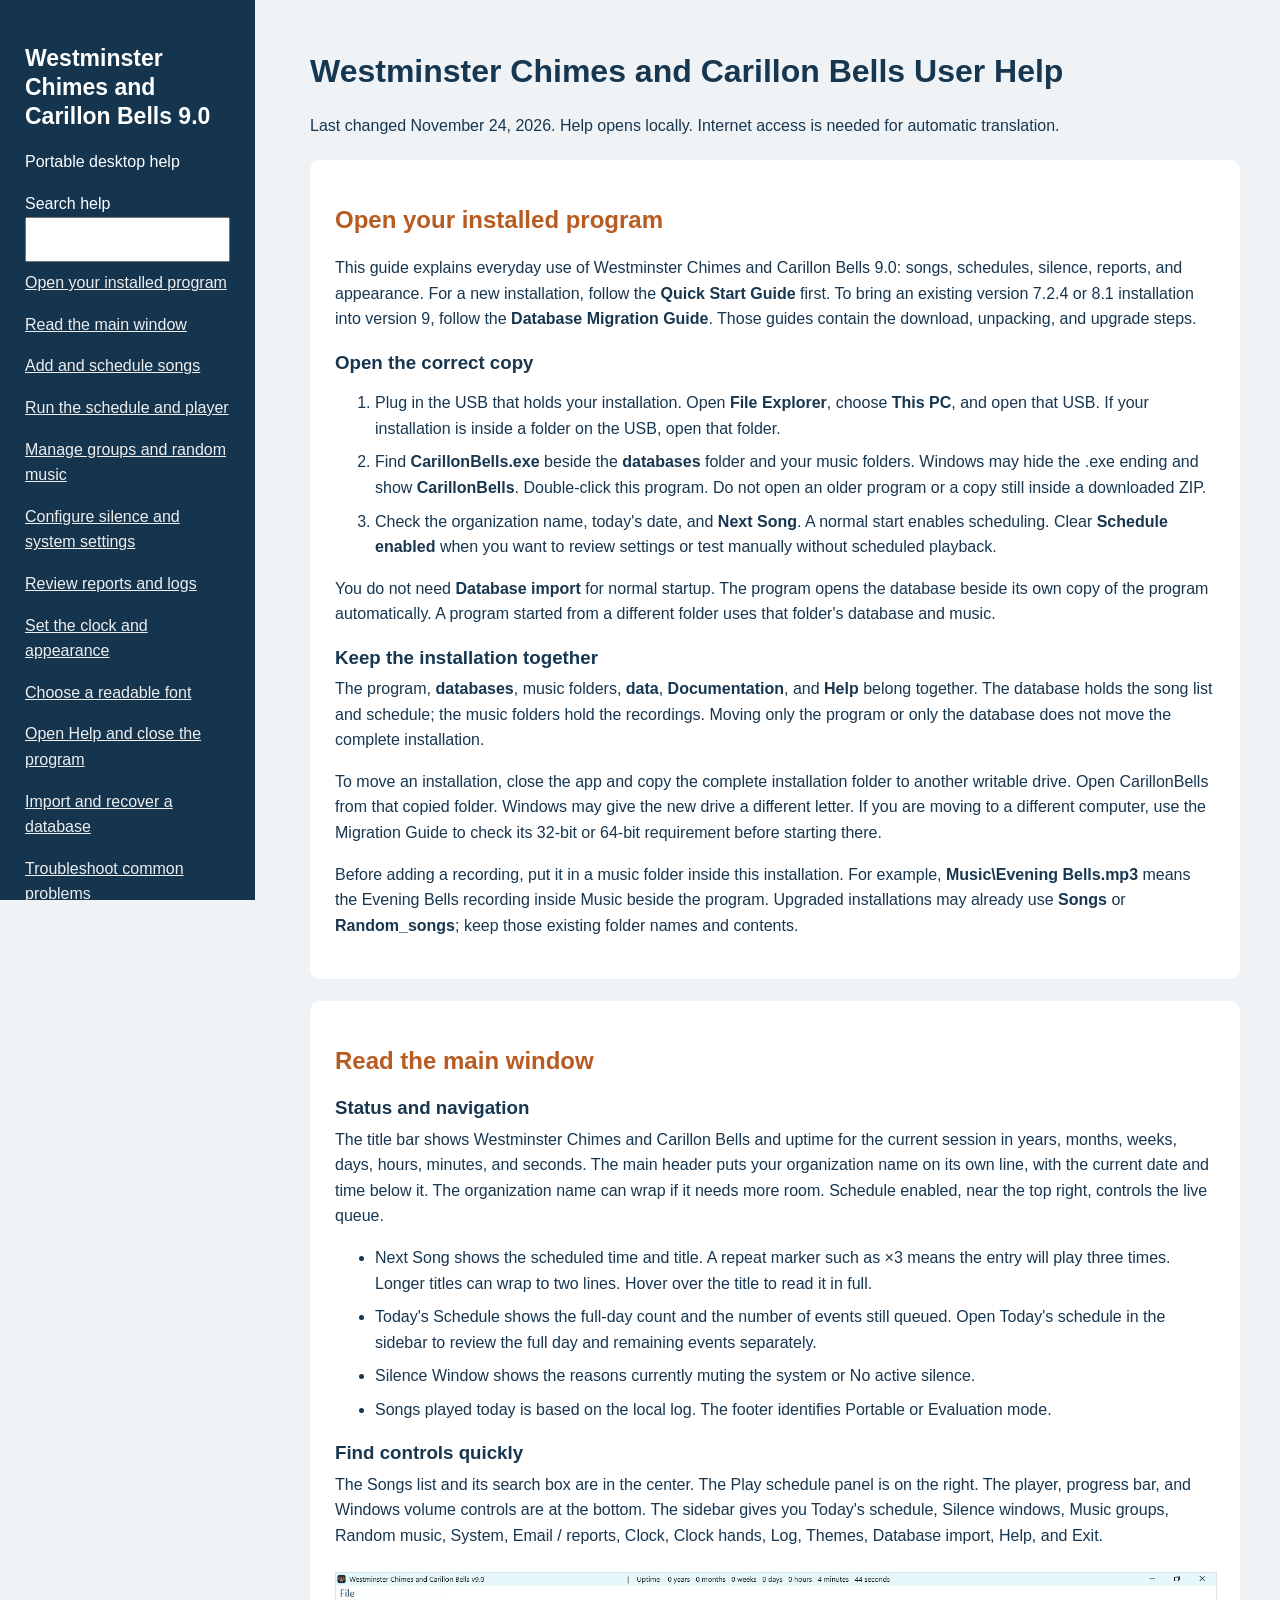
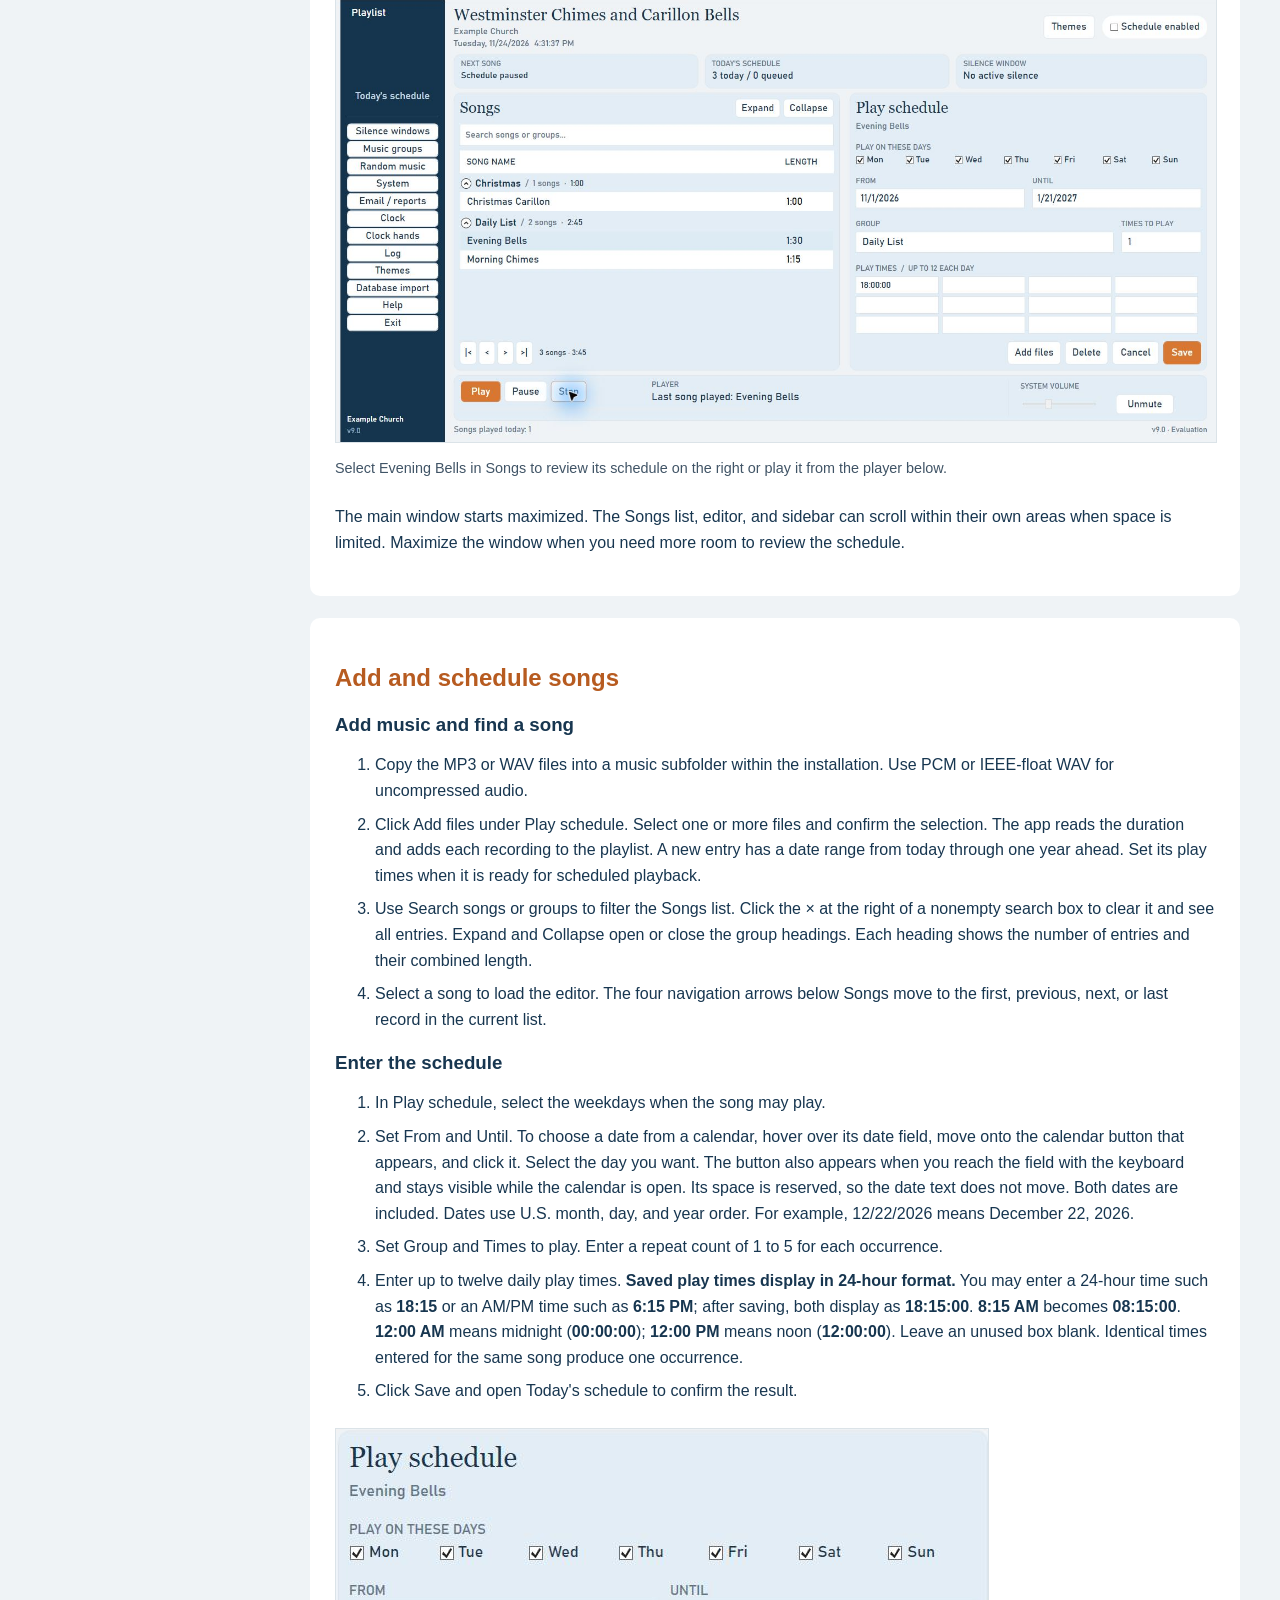
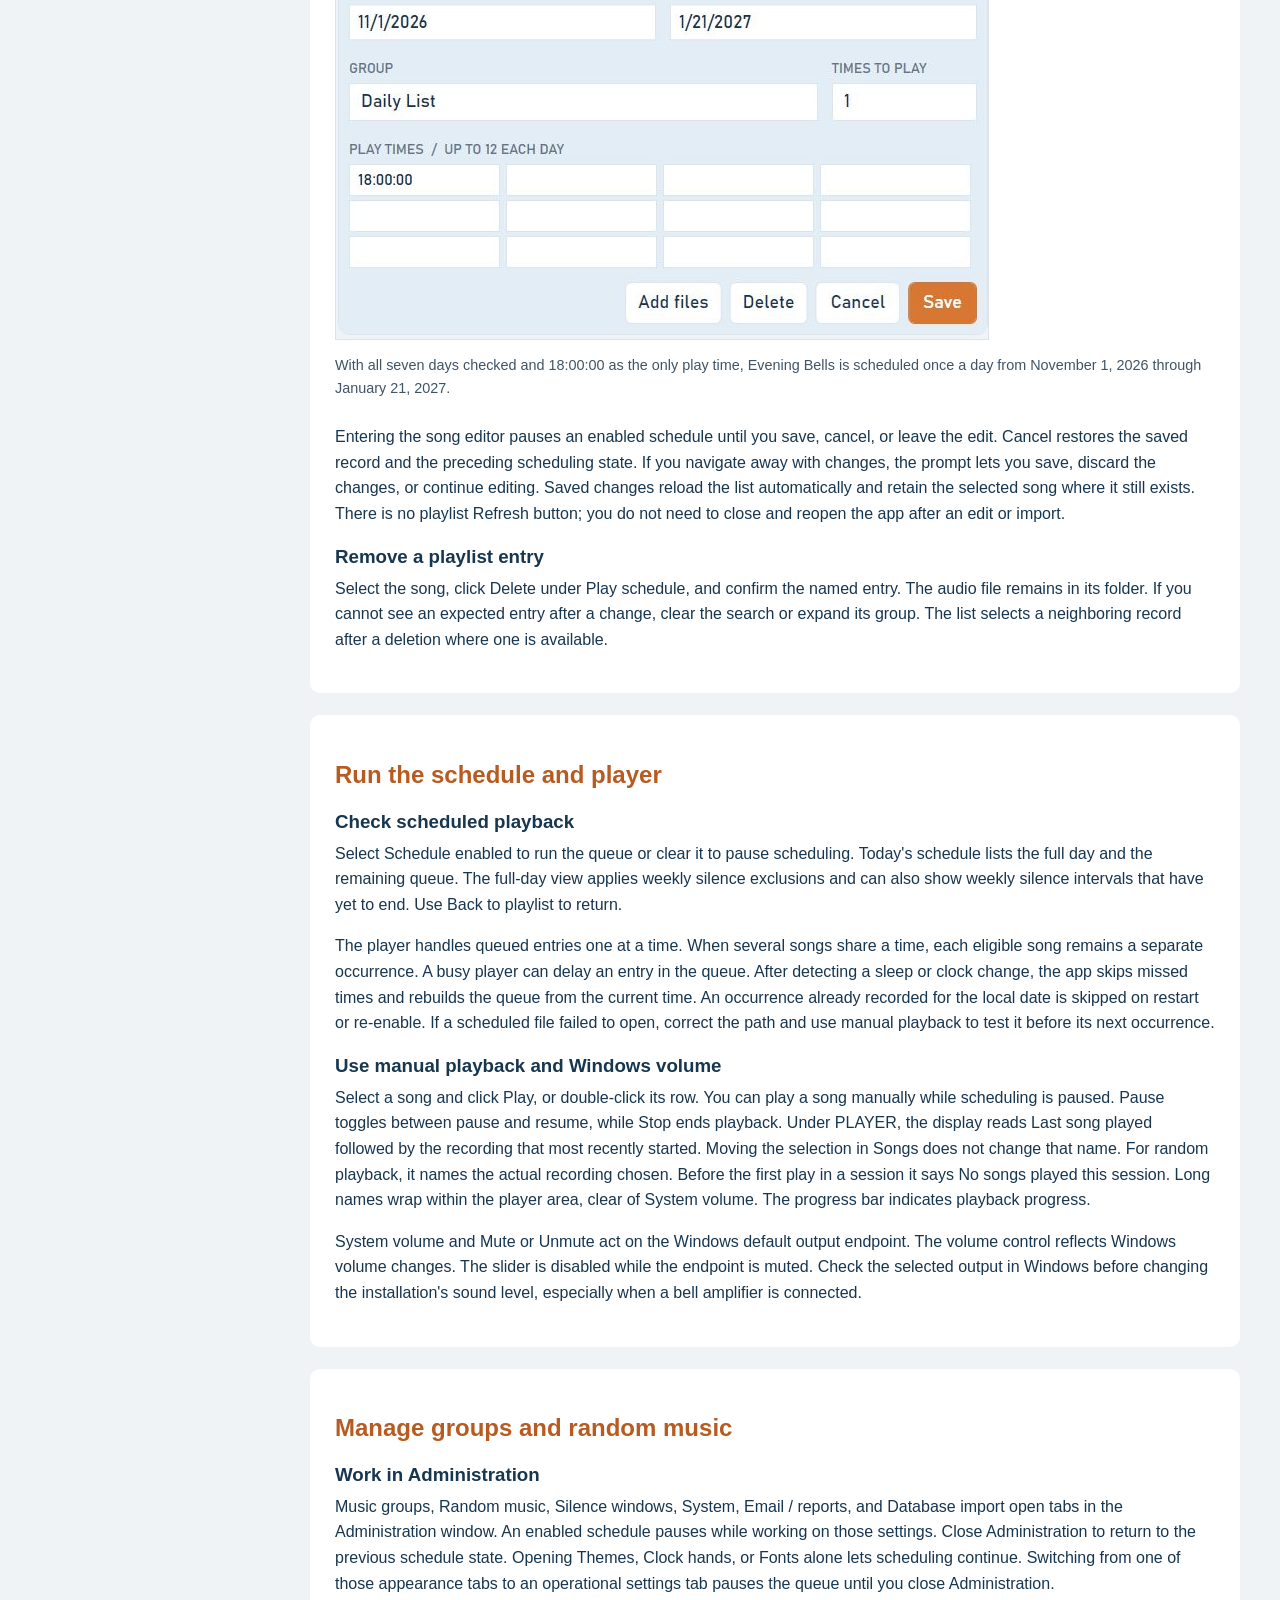
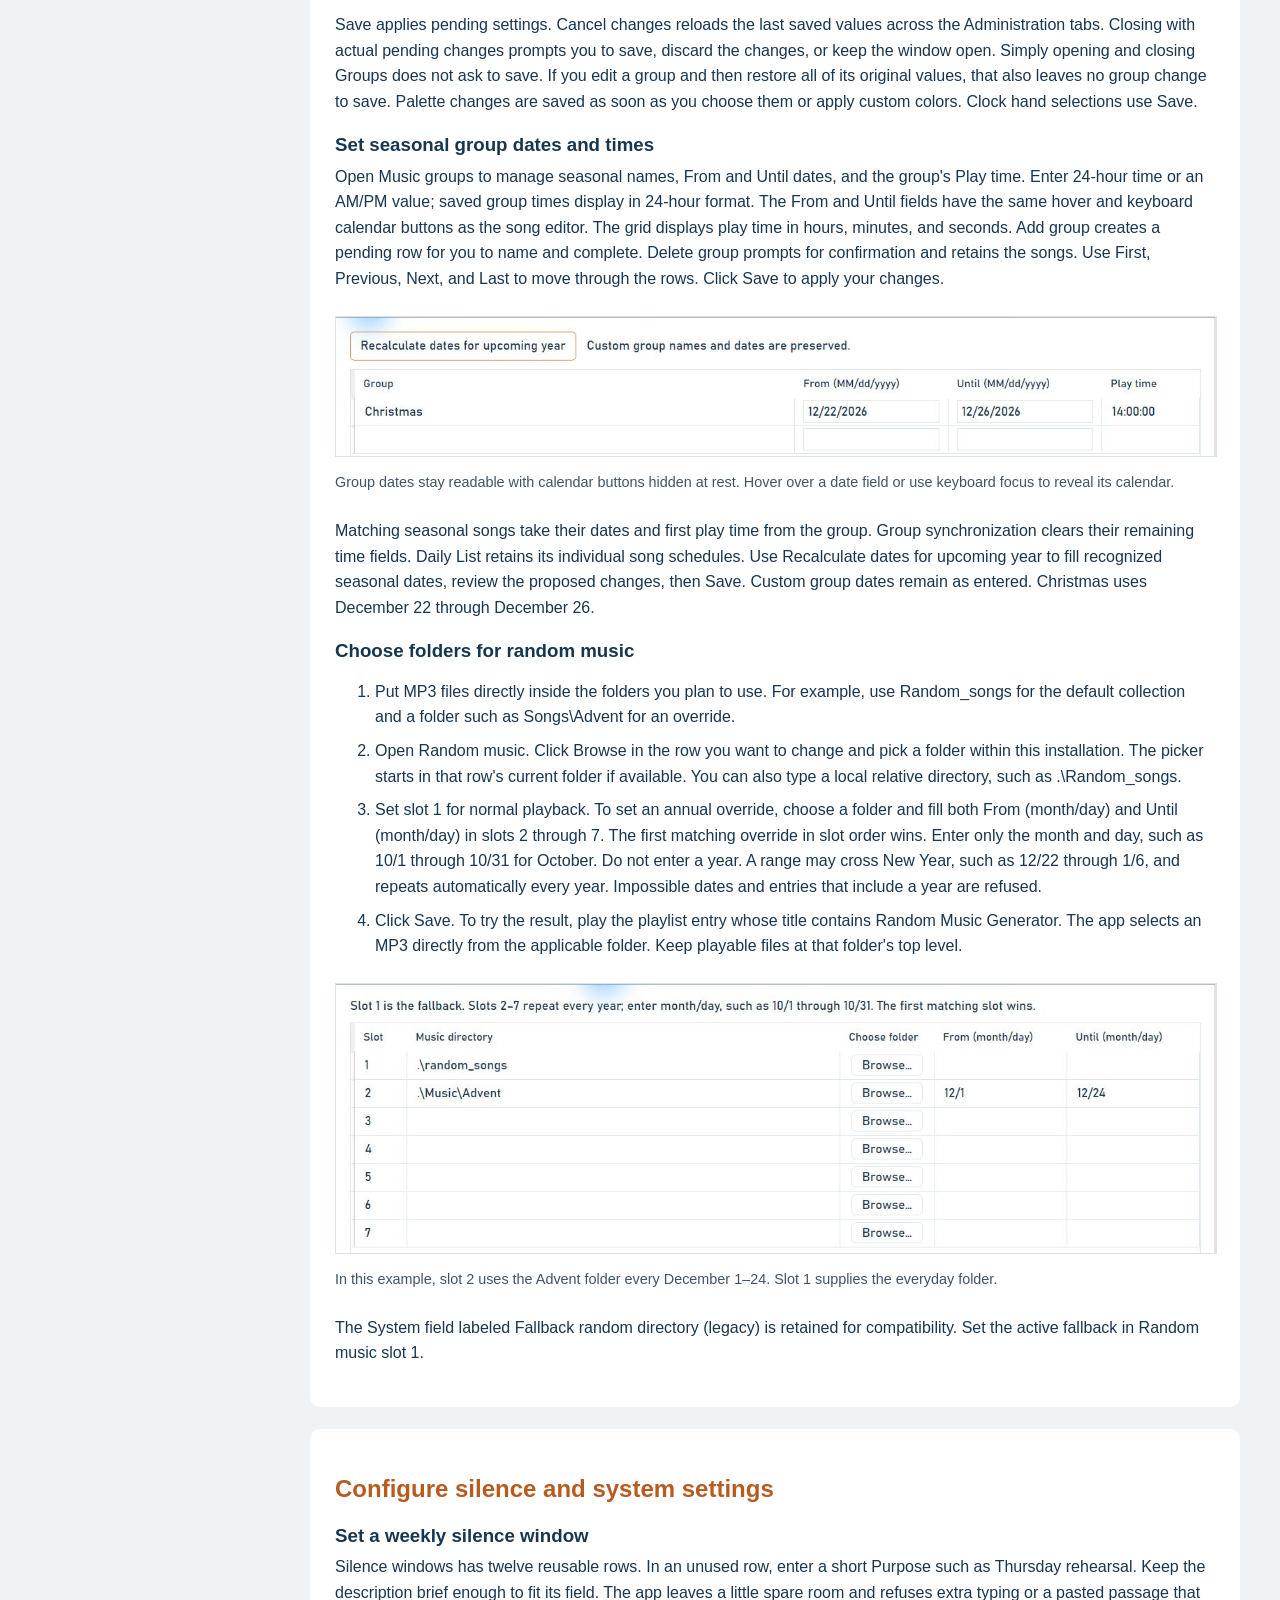
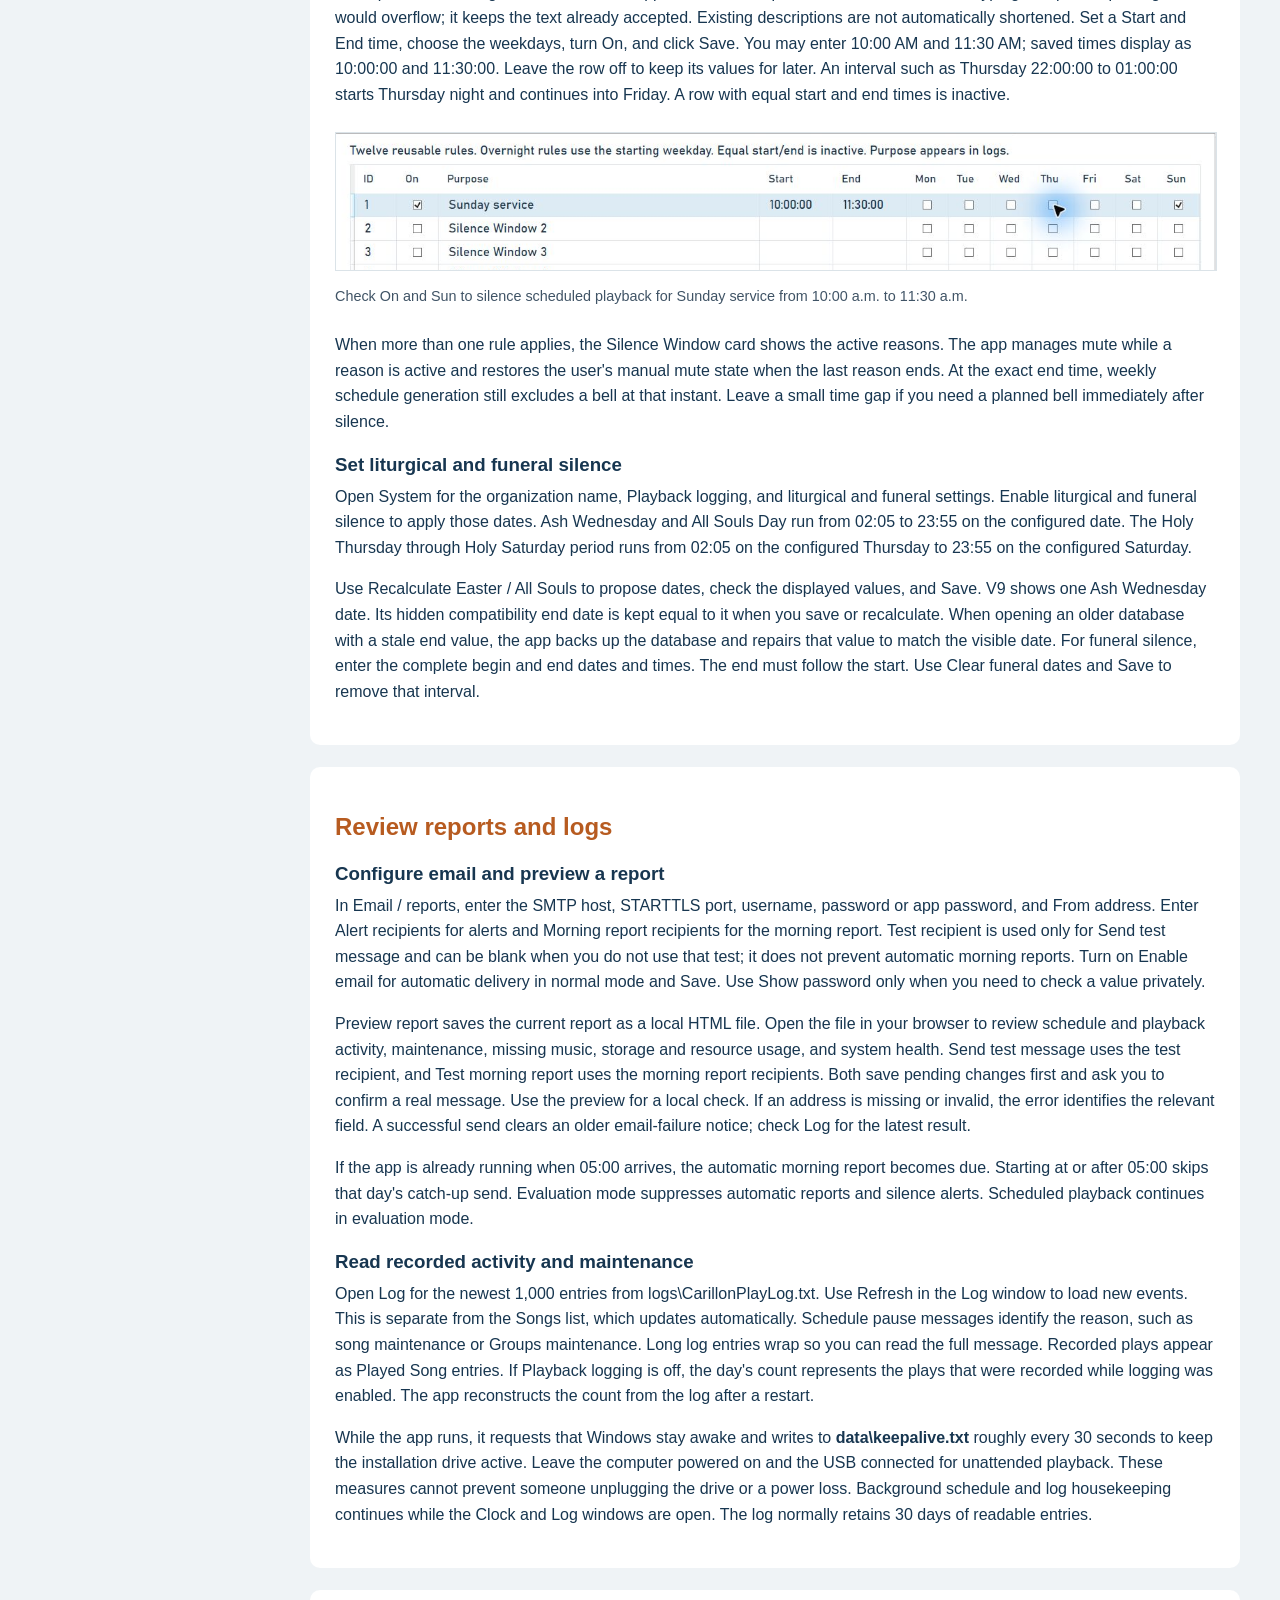
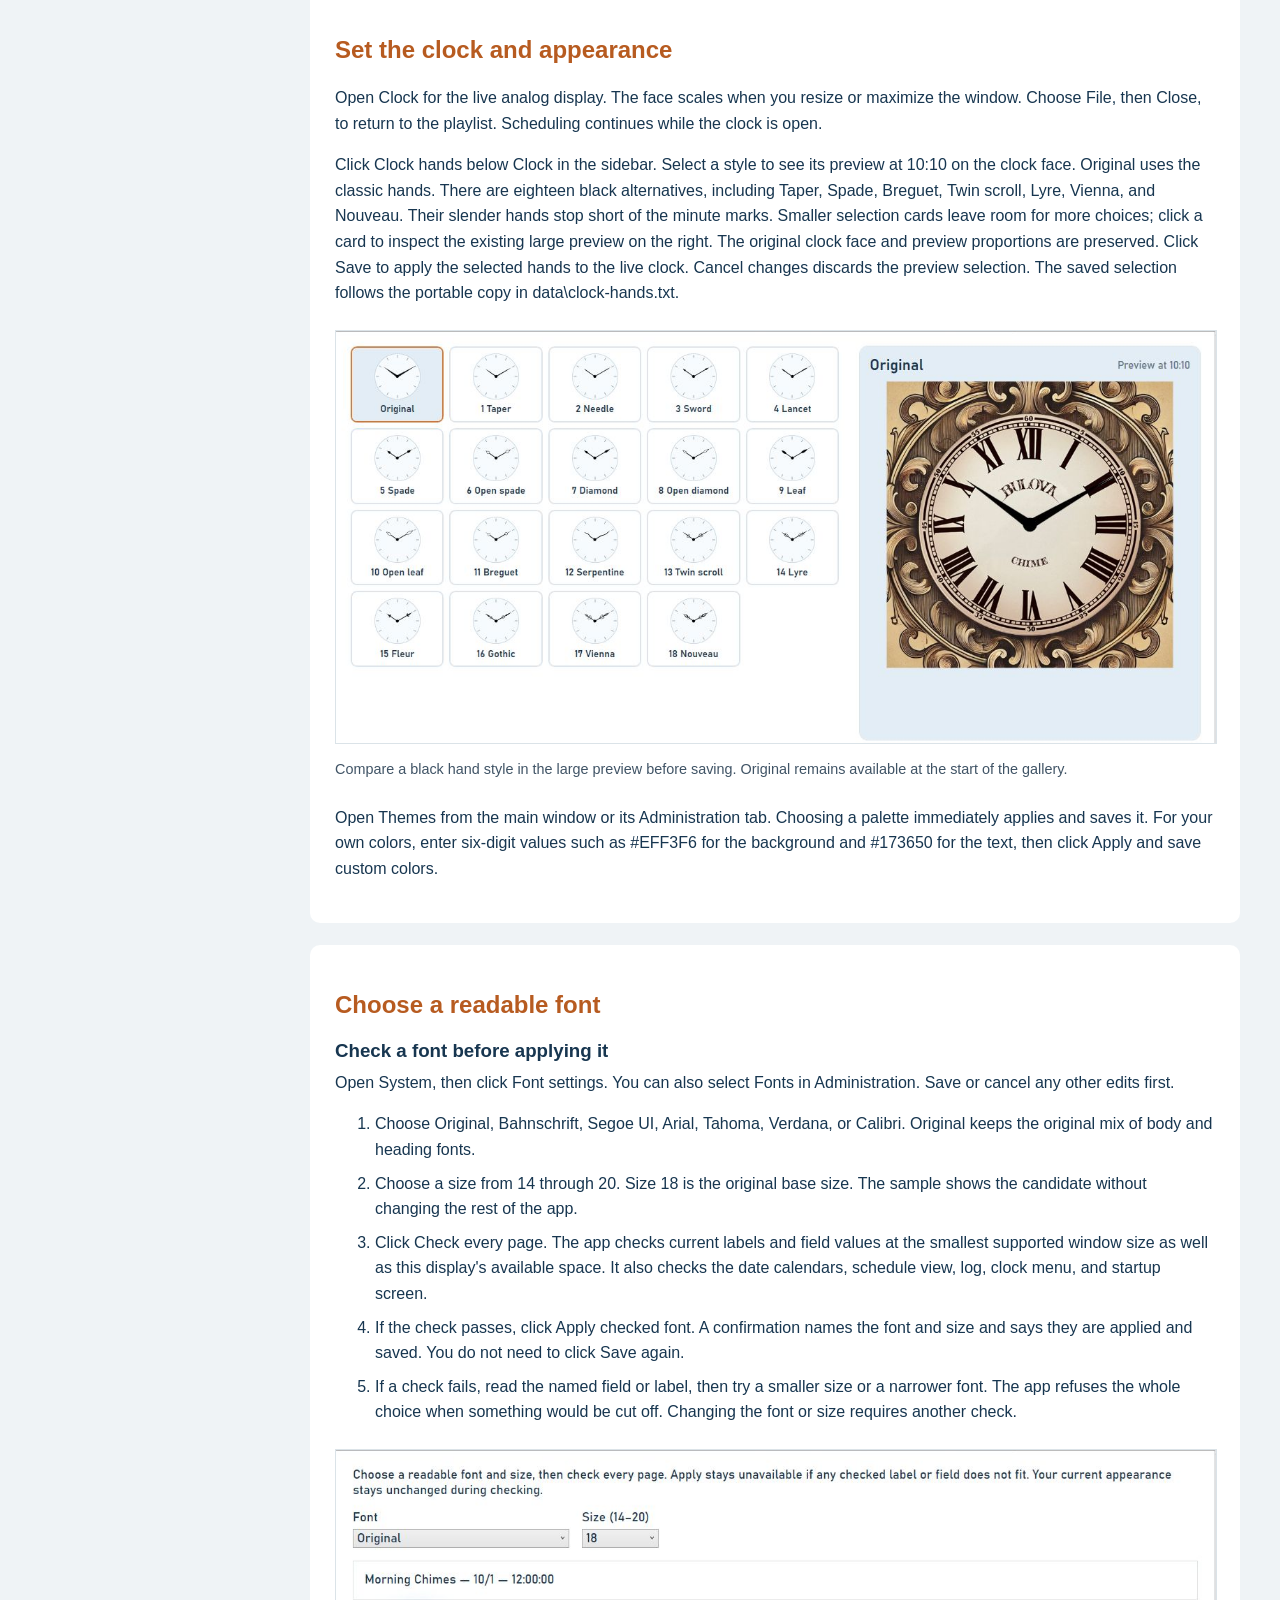
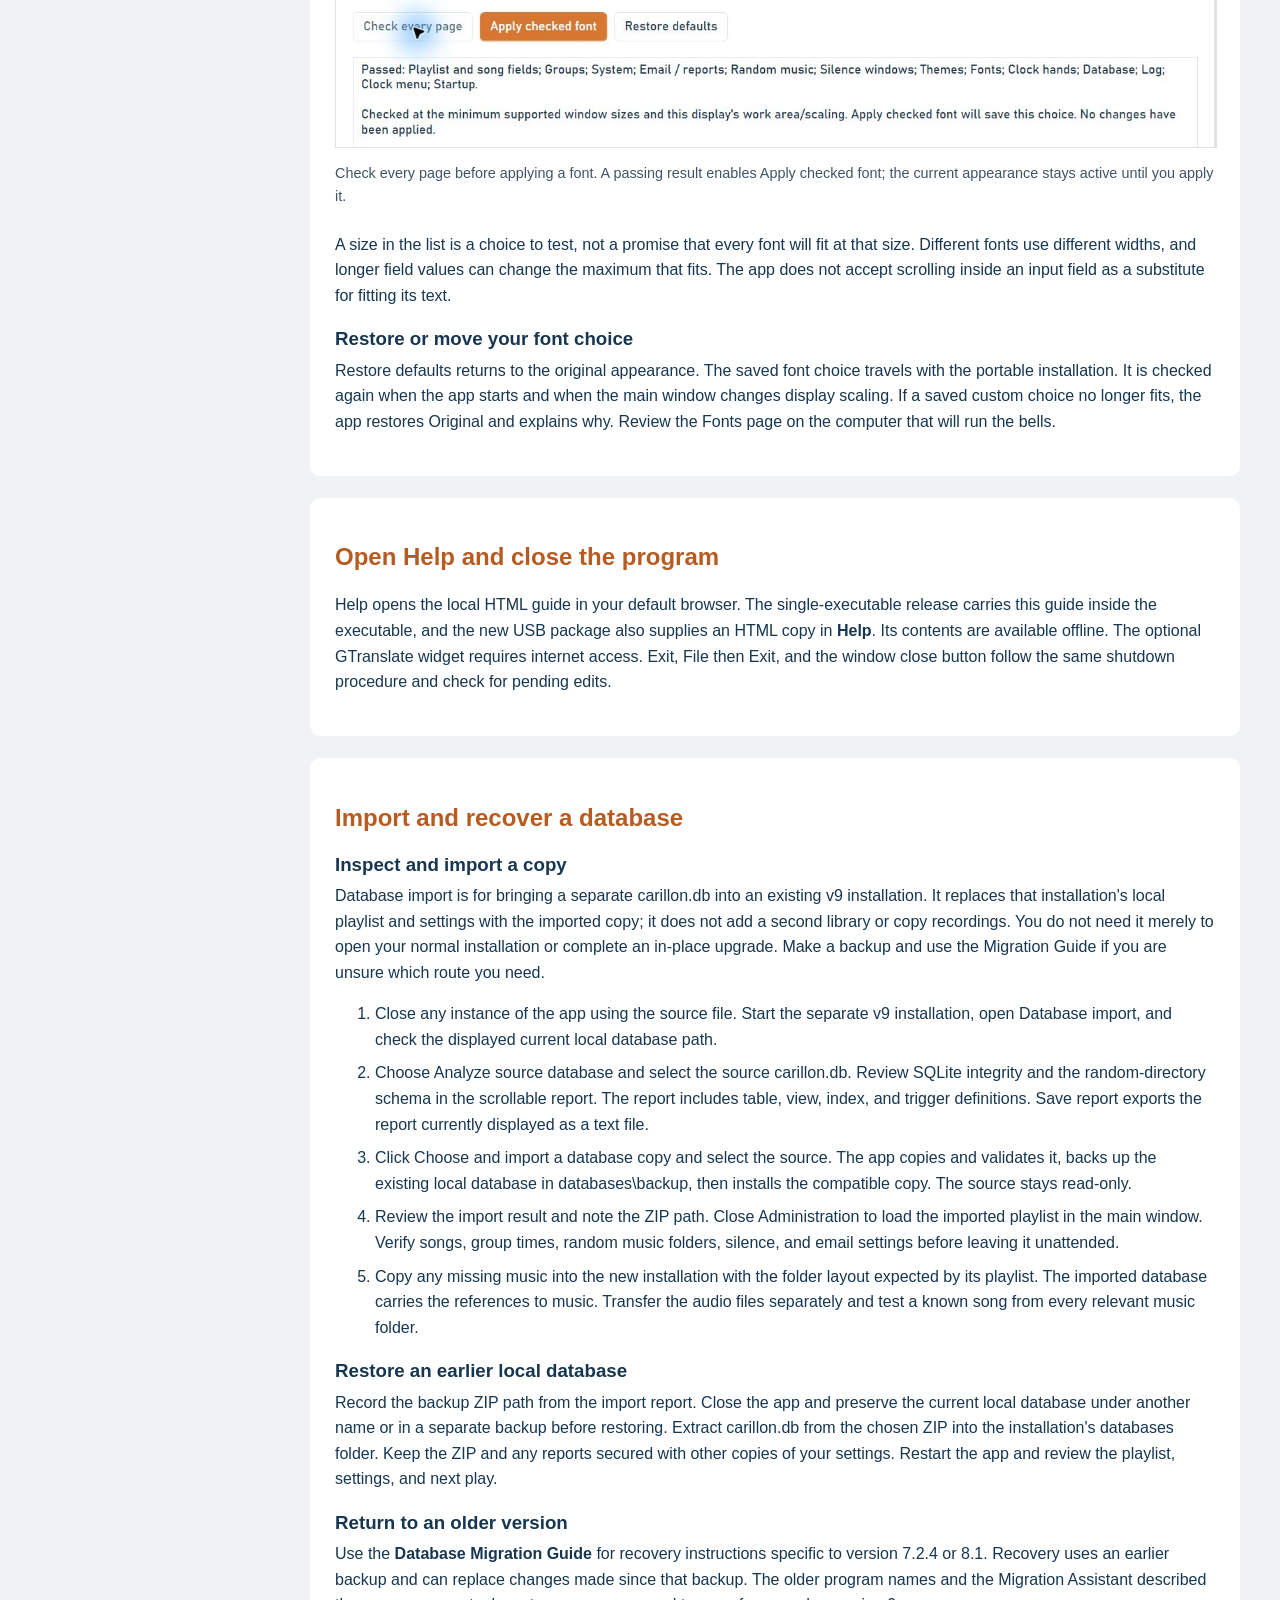
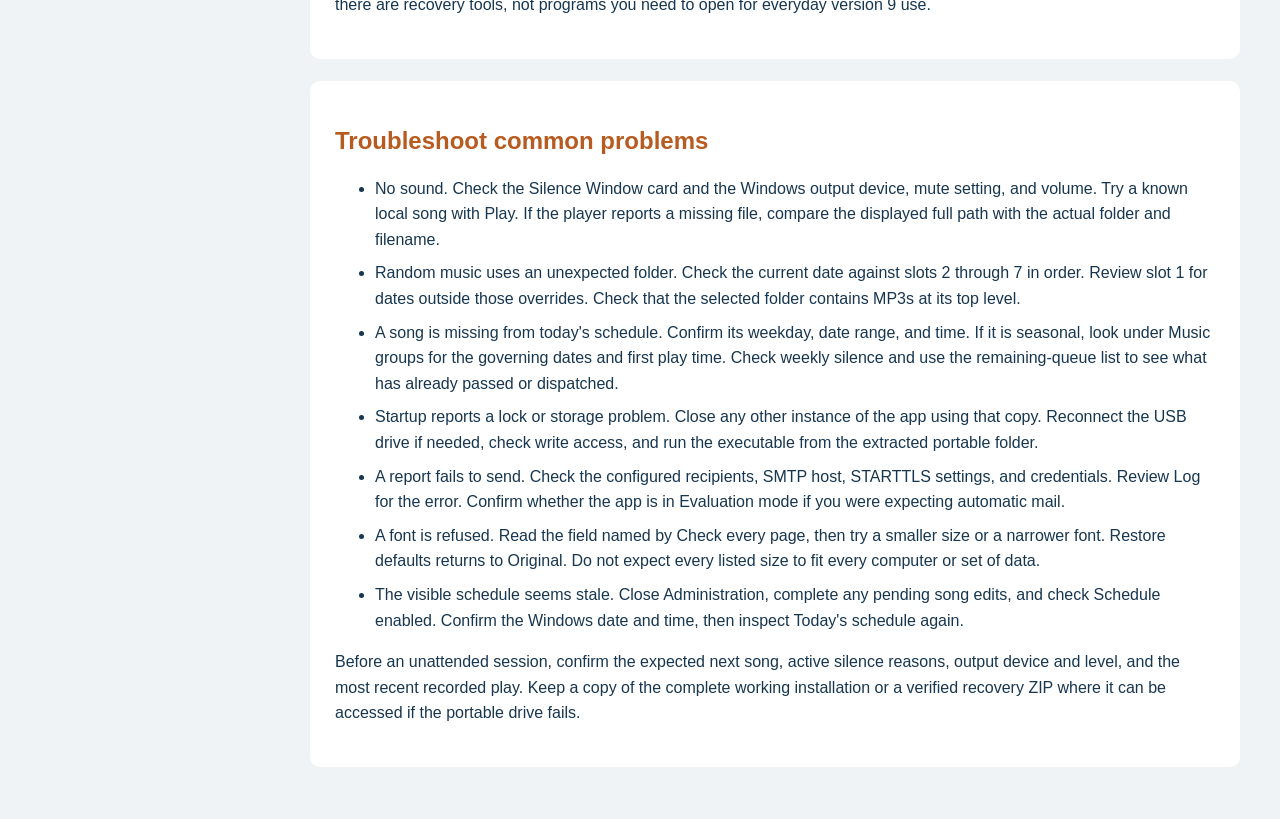
<file: help/index.html>
<!doctype html><html lang="en"><head><meta charset="utf-8"><meta name="viewport" content="width=device-width,initial-scale=1"><title>Westminster Chimes and Carillon Bells 9.0 Help</title><link rel="stylesheet" href="assets/help.css"></head><body><aside><h1 class="notranslate" translate="no">Westminster Chimes and Carillon Bells 9.0</h1><p>Portable desktop help</p><label>Search help <input id="search" type="search"></label><nav><a href="#section0">Open your installed program</a><a href="#section1">Read the main window</a><a href="#section2">Add and schedule songs</a><a href="#section3">Run the schedule and player</a><a href="#section4">Manage groups and random music</a><a href="#section5">Configure silence and system settings</a><a href="#section6">Review reports and logs</a><a href="#section7">Set the clock and appearance</a><a href="#fonts">Choose a readable font</a><a href="#section9">Open Help and close the program</a><a href="#section10">Import and recover a database</a><a href="#section11">Troubleshoot common problems</a><a href="glossary.html">Glossary</a><a href="keyword-index.html">Keyword index</a></nav><button onclick="window.print()">Print manual</button></aside><main><h1>Westminster Chimes and Carillon Bells User Help</h1><p>Last changed November 24, 2026. Help opens locally. Internet access is needed for automatic translation.</p><article id="section0"><h2>Open your installed program</h2><p>This guide explains everyday use of <span class="notranslate" translate="no">Westminster Chimes and Carillon Bells</span> 9.0: songs, schedules, silence, reports, and appearance. For a new installation, follow the <strong>Quick Start Guide</strong> first. To bring an existing version 7.2.4 or 8.1 installation into version 9, follow the <strong>Database Migration Guide</strong>. Those guides contain the download, unpacking, and upgrade steps.</p><h3>Open the correct copy</h3><ol><li>Plug in the USB that holds your installation. Open <strong>File Explorer</strong>, choose <strong>This PC</strong>, and open that USB. If your installation is inside a folder on the USB, open that folder.</li><li>Find <strong>CarillonBells.exe</strong> beside the <strong>databases</strong> folder and your music folders. Windows may hide the .exe ending and show <strong>CarillonBells</strong>. Double-click this program. Do not open an older program or a copy still inside a downloaded ZIP.</li><li>Check the organization name, today&#x27;s date, and <strong>Next Song</strong>. A normal start enables scheduling. Clear <strong>Schedule enabled</strong> when you want to review settings or test manually without scheduled playback.</li></ol><p>You do not need <strong>Database import</strong> for normal startup. The program opens the database beside its own copy of the program automatically. A program started from a different folder uses that folder&#x27;s database and music.</p><h3>Keep the installation together</h3><p>The program, <strong>databases</strong>, music folders, <strong>data</strong>, <strong>Documentation</strong>, and <strong>Help</strong> belong together. The database holds the song list and schedule; the music folders hold the recordings. Moving only the program or only the database does not move the complete installation.</p><p>To move an installation, close the app and copy the complete installation folder to another writable drive. Open CarillonBells from that copied folder. Windows may give the new drive a different letter. If you are moving to a different computer, use the Migration Guide to check its 32-bit or 64-bit requirement before starting there.</p><p>Before adding a recording, put it in a music folder inside this installation. For example, <strong>Music\Evening Bells.mp3</strong> means the Evening Bells recording inside Music beside the program. Upgraded installations may already use <strong>Songs</strong> or <strong>Random_songs</strong>; keep those existing folder names and contents.</p></article><article id="section1"><h2>Read the main window</h2><h3>Status and navigation</h3><p>The title bar shows <span class="notranslate" translate="no">Westminster Chimes and Carillon Bells</span> and uptime for the current session in years, months, weeks, days, hours, minutes, and seconds. The main header puts your organization name on its own line, with the current date and time below it. The organization name can wrap if it needs more room. Schedule enabled, near the top right, controls the live queue.</p><ul><li>Next Song shows the scheduled time and title. A repeat marker such as ×3 means the entry will play three times. Longer titles can wrap to two lines. Hover over the title to read it in full.</li><li>Today&#x27;s Schedule shows the full-day count and the number of events still queued. Open Today&#x27;s schedule in the sidebar to review the full day and remaining events separately.</li><li>Silence Window shows the reasons currently muting the system or No active silence.</li><li>Songs played today is based on the local log. The footer identifies Portable or Evaluation mode.</li></ul><h3>Find controls quickly</h3><p>The Songs list and its search box are in the center. The Play schedule panel is on the right. The player, progress bar, and Windows volume controls are at the bottom. The sidebar gives you Today&#x27;s schedule, Silence windows, Music groups, Random music, System, Email / reports, Clock, Clock hands, Log, Themes, Database import, Help, and Exit.</p><figure><img src="assets/figures/main.png" alt="Select Evening Bells in Songs to review its schedule on the right or play it from the player below." loading="lazy"><figcaption>Select Evening Bells in Songs to review its schedule on the right or play it from the player below.</figcaption></figure><p>The main window starts maximized. The Songs list, editor, and sidebar can scroll within their own areas when space is limited. Maximize the window when you need more room to review the schedule.</p></article><article id="section2"><h2>Add and schedule songs</h2><h3>Add music and find a song</h3><ol><li>Copy the MP3 or WAV files into a music subfolder within the installation. Use PCM or IEEE-float WAV for uncompressed audio.</li><li>Click Add files under Play schedule. Select one or more files and confirm the selection. The app reads the duration and adds each recording to the playlist. A new entry has a date range from today through one year ahead. Set its play times when it is ready for scheduled playback.</li><li>Use Search songs or groups to filter the Songs list. Click the × at the right of a nonempty search box to clear it and see all entries. Expand and Collapse open or close the group headings. Each heading shows the number of entries and their combined length.</li><li>Select a song to load the editor. The four navigation arrows below Songs move to the first, previous, next, or last record in the current list.</li></ol><h3>Enter the schedule</h3><ol><li>In Play schedule, select the weekdays when the song may play.</li><li>Set From and Until. To choose a date from a calendar, hover over its date field, move onto the calendar button that appears, and click it. Select the day you want. The button also appears when you reach the field with the keyboard and stays visible while the calendar is open. Its space is reserved, so the date text does not move. Both dates are included. Dates use U.S. month, day, and year order. For example, 12/22/2026 means December 22, 2026.</li><li>Set Group and Times to play. Enter a repeat count of 1 to 5 for each occurrence.</li><li>Enter up to twelve daily play times. <strong>Saved play times display in 24-hour format.</strong> You may enter a 24-hour time such as <strong>18:15</strong> or an AM/PM time such as <strong>6:15 PM</strong>; after saving, both display as <strong>18:15:00</strong>. <strong>8:15 AM</strong> becomes <strong>08:15:00</strong>. <strong>12:00 AM</strong> means midnight (<strong>00:00:00</strong>); <strong>12:00 PM</strong> means noon (<strong>12:00:00</strong>). Leave an unused box blank. Identical times entered for the same song produce one occurrence.</li><li>Click Save and open Today&#x27;s schedule to confirm the result.</li></ol><figure><img src="assets/figures/schedule.png" alt="With all seven days checked and 18:00:00 as the only play time, Evening Bells is scheduled once a day from November 1, 2026 through January 21, 2027." loading="lazy"><figcaption>With all seven days checked and 18:00:00 as the only play time, Evening Bells is scheduled once a day from November 1, 2026 through January 21, 2027.</figcaption></figure><p>Entering the song editor pauses an enabled schedule until you save, cancel, or leave the edit. Cancel restores the saved record and the preceding scheduling state. If you navigate away with changes, the prompt lets you save, discard the changes, or continue editing. Saved changes reload the list automatically and retain the selected song where it still exists. There is no playlist Refresh button; you do not need to close and reopen the app after an edit or import.</p><h3>Remove a playlist entry</h3><p>Select the song, click Delete under Play schedule, and confirm the named entry. The audio file remains in its folder. If you cannot see an expected entry after a change, clear the search or expand its group. The list selects a neighboring record after a deletion where one is available.</p></article><article id="section3"><h2>Run the schedule and player</h2><h3>Check scheduled playback</h3><p>Select Schedule enabled to run the queue or clear it to pause scheduling. Today&#x27;s schedule lists the full day and the remaining queue. The full-day view applies weekly silence exclusions and can also show weekly silence intervals that have yet to end. Use Back to playlist to return.</p><p>The player handles queued entries one at a time. When several songs share a time, each eligible song remains a separate occurrence. A busy player can delay an entry in the queue. After detecting a sleep or clock change, the app skips missed times and rebuilds the queue from the current time. An occurrence already recorded for the local date is skipped on restart or re-enable. If a scheduled file failed to open, correct the path and use manual playback to test it before its next occurrence.</p><h3>Use manual playback and Windows volume</h3><p>Select a song and click Play, or double-click its row. You can play a song manually while scheduling is paused. Pause toggles between pause and resume, while Stop ends playback. Under PLAYER, the display reads Last song played followed by the recording that most recently started. Moving the selection in Songs does not change that name. For random playback, it names the actual recording chosen. Before the first play in a session it says No songs played this session. Long names wrap within the player area, clear of System volume. The progress bar indicates playback progress.</p><p>System volume and Mute or Unmute act on the Windows default output endpoint. The volume control reflects Windows volume changes. The slider is disabled while the endpoint is muted. Check the selected output in Windows before changing the installation&#x27;s sound level, especially when a bell amplifier is connected.</p></article><article id="section4"><h2>Manage groups and random music</h2><h3>Work in Administration</h3><p>Music groups, Random music, Silence windows, System, Email / reports, and Database import open tabs in the Administration window. An enabled schedule pauses while working on those settings. Close Administration to return to the previous schedule state. Opening Themes, Clock hands, or Fonts alone lets scheduling continue. Switching from one of those appearance tabs to an operational settings tab pauses the queue until you close Administration.</p><p>Save applies pending settings. Cancel changes reloads the last saved values across the Administration tabs. Closing with actual pending changes prompts you to save, discard the changes, or keep the window open. Simply opening and closing Groups does not ask to save. If you edit a group and then restore all of its original values, that also leaves no group change to save. Palette changes are saved as soon as you choose them or apply custom colors. Clock hand selections use Save.</p><h3>Set seasonal group dates and times</h3><p>Open Music groups to manage seasonal names, From and Until dates, and the group&#x27;s Play time. Enter 24-hour time or an AM/PM value; saved group times display in 24-hour format. The From and Until fields have the same hover and keyboard calendar buttons as the song editor. The grid displays play time in hours, minutes, and seconds. Add group creates a pending row for you to name and complete. Delete group prompts for confirmation and retains the songs. Use First, Previous, Next, and Last to move through the rows. Click Save to apply your changes.</p><figure><img src="assets/figures/groups.png" alt="Group dates stay readable with calendar buttons hidden at rest. Hover over a date field or use keyboard focus to reveal its calendar." loading="lazy"><figcaption>Group dates stay readable with calendar buttons hidden at rest. Hover over a date field or use keyboard focus to reveal its calendar.</figcaption></figure><p>Matching seasonal songs take their dates and first play time from the group. Group synchronization clears their remaining time fields. Daily List retains its individual song schedules. Use Recalculate dates for upcoming year to fill recognized seasonal dates, review the proposed changes, then Save. Custom group dates remain as entered. Christmas uses December 22 through December 26.</p><h3>Choose folders for random music</h3><ol><li>Put MP3 files directly inside the folders you plan to use. For example, use Random_songs for the default collection and a folder such as Songs\Advent for an override.</li><li>Open Random music. Click Browse in the row you want to change and pick a folder within this installation. The picker starts in that row&#x27;s current folder if available. You can also type a local relative directory, such as .\Random_songs.</li><li>Set slot 1 for normal playback. To set an annual override, choose a folder and fill both From (month/day) and Until (month/day) in slots 2 through 7. The first matching override in slot order wins. Enter only the month and day, such as 10/1 through 10/31 for October. Do not enter a year. A range may cross New Year, such as 12/22 through 1/6, and repeats automatically every year. Impossible dates and entries that include a year are refused.</li><li>Click Save. To try the result, play the playlist entry whose title contains Random Music Generator. The app selects an MP3 directly from the applicable folder. Keep playable files at that folder&#x27;s top level.</li></ol><figure><img src="assets/figures/random.png" alt="In this example, slot 2 uses the Advent folder every December 1–24. Slot 1 supplies the everyday folder." loading="lazy"><figcaption>In this example, slot 2 uses the Advent folder every December 1–24. Slot 1 supplies the everyday folder.</figcaption></figure><p>The System field labeled Fallback random directory (legacy) is retained for compatibility. Set the active fallback in Random music slot 1.</p></article><article id="section5"><h2>Configure silence and system settings</h2><h3>Set a weekly silence window</h3><p>Silence windows has twelve reusable rows. In an unused row, enter a short Purpose such as Thursday rehearsal. Keep the description brief enough to fit its field. The app leaves a little spare room and refuses extra typing or a pasted passage that would overflow; it keeps the text already accepted. Existing descriptions are not automatically shortened. Set a Start and End time, choose the weekdays, turn On, and click Save. You may enter 10:00 AM and 11:30 AM; saved times display as 10:00:00 and 11:30:00. Leave the row off to keep its values for later. An interval such as Thursday 22:00:00 to 01:00:00 starts Thursday night and continues into Friday. A row with equal start and end times is inactive.</p><figure><img src="assets/figures/silence.png" alt="Check On and Sun to silence scheduled playback for Sunday service from 10:00 a.m. to 11:30 a.m." loading="lazy"><figcaption>Check On and Sun to silence scheduled playback for Sunday service from 10:00 a.m. to 11:30 a.m.</figcaption></figure><p>When more than one rule applies, the Silence Window card shows the active reasons. The app manages mute while a reason is active and restores the user&#x27;s manual mute state when the last reason ends. At the exact end time, weekly schedule generation still excludes a bell at that instant. Leave a small time gap if you need a planned bell immediately after silence.</p><h3>Set liturgical and funeral silence</h3><p>Open System for the organization name, Playback logging, and liturgical and funeral settings. Enable liturgical and funeral silence to apply those dates. Ash Wednesday and All Souls Day run from 02:05 to 23:55 on the configured date. The Holy Thursday through Holy Saturday period runs from 02:05 on the configured Thursday to 23:55 on the configured Saturday.</p><p>Use Recalculate Easter / All Souls to propose dates, check the displayed values, and Save. V9 shows one Ash Wednesday date. Its hidden compatibility end date is kept equal to it when you save or recalculate. When opening an older database with a stale end value, the app backs up the database and repairs that value to match the visible date. For funeral silence, enter the complete begin and end dates and times. The end must follow the start. Use Clear funeral dates and Save to remove that interval.</p></article><article id="section6"><h2>Review reports and logs</h2><h3>Configure email and preview a report</h3><p>In Email / reports, enter the SMTP host, STARTTLS port, username, password or app password, and From address. Enter Alert recipients for alerts and Morning report recipients for the morning report. Test recipient is used only for Send test message and can be blank when you do not use that test; it does not prevent automatic morning reports. Turn on Enable email for automatic delivery in normal mode and Save. Use Show password only when you need to check a value privately.</p><p>Preview report saves the current report as a local HTML file. Open the file in your browser to review schedule and playback activity, maintenance, missing music, storage and resource usage, and system health. Send test message uses the test recipient, and Test morning report uses the morning report recipients. Both save pending changes first and ask you to confirm a real message. Use the preview for a local check. If an address is missing or invalid, the error identifies the relevant field. A successful send clears an older email-failure notice; check Log for the latest result.</p><p>If the app is already running when 05:00 arrives, the automatic morning report becomes due. Starting at or after 05:00 skips that day&#x27;s catch-up send. Evaluation mode suppresses automatic reports and silence alerts. Scheduled playback continues in evaluation mode.</p><h3>Read recorded activity and maintenance</h3><p>Open Log for the newest 1,000 entries from logs\CarillonPlayLog.txt. Use Refresh in the Log window to load new events. This is separate from the Songs list, which updates automatically. Schedule pause messages identify the reason, such as song maintenance or Groups maintenance. Long log entries wrap so you can read the full message. Recorded plays appear as Played Song entries. If Playback logging is off, the day&#x27;s count represents the plays that were recorded while logging was enabled. The app reconstructs the count from the log after a restart.</p><p>While the app runs, it requests that Windows stay awake and writes to <strong>data\keepalive.txt</strong> roughly every 30 seconds to keep the installation drive active. Leave the computer powered on and the USB connected for unattended playback. These measures cannot prevent someone unplugging the drive or a power loss. Background schedule and log housekeeping continues while the Clock and Log windows are open. The log normally retains 30 days of readable entries.</p></article><article id="section7"><h2>Set the clock and appearance</h2><p>Open Clock for the live analog display. The face scales when you resize or maximize the window. Choose File, then Close, to return to the playlist. Scheduling continues while the clock is open.</p><p>Click Clock hands below Clock in the sidebar. Select a style to see its preview at 10:10 on the clock face. Original uses the classic hands. There are eighteen black alternatives, including Taper, Spade, Breguet, Twin scroll, Lyre, Vienna, and Nouveau. Their slender hands stop short of the minute marks. Smaller selection cards leave room for more choices; click a card to inspect the existing large preview on the right. The original clock face and preview proportions are preserved. Click Save to apply the selected hands to the live clock. Cancel changes discards the preview selection. The saved selection follows the portable copy in data\clock-hands.txt.</p><figure><img src="assets/figures/hands.png" alt="Compare a black hand style in the large preview before saving. Original remains available at the start of the gallery." loading="lazy"><figcaption>Compare a black hand style in the large preview before saving. Original remains available at the start of the gallery.</figcaption></figure><p>Open Themes from the main window or its Administration tab. Choosing a palette immediately applies and saves it. For your own colors, enter six-digit values such as #EFF3F6 for the background and #173650 for the text, then click Apply and save custom colors.</p></article><article id="fonts"><h2>Choose a readable font</h2><h3>Check a font before applying it</h3><p>Open System, then click Font settings. You can also select Fonts in Administration. Save or cancel any other edits first.</p><ol><li>Choose Original, Bahnschrift, Segoe UI, Arial, Tahoma, Verdana, or Calibri. Original keeps the original mix of body and heading fonts.</li><li>Choose a size from 14 through 20. Size 18 is the original base size. The sample shows the candidate without changing the rest of the app.</li><li>Click Check every page. The app checks current labels and field values at the smallest supported window size as well as this display&#x27;s available space. It also checks the date calendars, schedule view, log, clock menu, and startup screen.</li><li>If the check passes, click Apply checked font. A confirmation names the font and size and says they are applied and saved. You do not need to click Save again.</li><li>If a check fails, read the named field or label, then try a smaller size or a narrower font. The app refuses the whole choice when something would be cut off. Changing the font or size requires another check.</li></ol><figure><img src="assets/figures/fonts.png" alt="Check every page before applying a font. A passing result enables Apply checked font; the current appearance stays active until you apply it." loading="lazy"><figcaption>Check every page before applying a font. A passing result enables Apply checked font; the current appearance stays active until you apply it.</figcaption></figure><p>A size in the list is a choice to test, not a promise that every font will fit at that size. Different fonts use different widths, and longer field values can change the maximum that fits. The app does not accept scrolling inside an input field as a substitute for fitting its text.</p><h3>Restore or move your font choice</h3><p>Restore defaults returns to the original appearance. The saved font choice travels with the portable installation. It is checked again when the app starts and when the main window changes display scaling. If a saved custom choice no longer fits, the app restores Original and explains why. Review the Fonts page on the computer that will run the bells.</p></article><article id="section9"><h2>Open Help and close the program</h2><p>Help opens the local HTML guide in your default browser. The single-executable release carries this guide inside the executable, and the new USB package also supplies an HTML copy in <strong>Help</strong>. Its contents are available offline. The optional GTranslate widget requires internet access. Exit, File then Exit, and the window close button follow the same shutdown procedure and check for pending edits.</p></article><article id="section10"><h2>Import and recover a database</h2><h3>Inspect and import a copy</h3><p>Database import is for bringing a separate carillon.db into an existing v9 installation. It replaces that installation&#x27;s local playlist and settings with the imported copy; it does not add a second library or copy recordings. You do not need it merely to open your normal installation or complete an in-place upgrade. Make a backup and use the Migration Guide if you are unsure which route you need.</p><ol><li>Close any instance of the app using the source file. Start the separate v9 installation, open Database import, and check the displayed current local database path.</li><li>Choose Analyze source database and select the source carillon.db. Review <span class="notranslate" translate="no">SQLite</span> integrity and the random-directory schema in the scrollable report. The report includes table, view, index, and trigger definitions. Save report exports the report currently displayed as a text file.</li><li>Click Choose and import a database copy and select the source. The app copies and validates it, backs up the existing local database in databases\backup, then installs the compatible copy. The source stays read-only.</li><li>Review the import result and note the ZIP path. Close Administration to load the imported playlist in the main window. Verify songs, group times, random music folders, silence, and email settings before leaving it unattended.</li><li>Copy any missing music into the new installation with the folder layout expected by its playlist. The imported database carries the references to music. Transfer the audio files separately and test a known song from every relevant music folder.</li></ol><h3>Restore an earlier local database</h3><p>Record the backup ZIP path from the import report. Close the app and preserve the current local database under another name or in a separate backup before restoring. Extract carillon.db from the chosen ZIP into the installation&#x27;s databases folder. Keep the ZIP and any reports secured with other copies of your settings. Restart the app and review the playlist, settings, and next play.</p><h3>Return to an older version</h3><p>Use the <strong>Database Migration Guide</strong> for recovery instructions specific to version 7.2.4 or 8.1. Recovery uses an earlier backup and can replace changes made since that backup. The older program names and the Migration Assistant described there are recovery tools, not programs you need to open for everyday version 9 use.</p></article><article id="section11"><h2>Troubleshoot common problems</h2><ul><li>No sound. Check the Silence Window card and the Windows output device, mute setting, and volume. Try a known local song with Play. If the player reports a missing file, compare the displayed full path with the actual folder and filename.</li><li>Random music uses an unexpected folder. Check the current date against slots 2 through 7 in order. Review slot 1 for dates outside those overrides. Check that the selected folder contains MP3s at its top level.</li><li>A song is missing from today&#x27;s schedule. Confirm its weekday, date range, and time. If it is seasonal, look under Music groups for the governing dates and first play time. Check weekly silence and use the remaining-queue list to see what has already passed or dispatched.</li><li>Startup reports a lock or storage problem. Close any other instance of the app using that copy. Reconnect the USB drive if needed, check write access, and run the executable from the extracted portable folder.</li><li>A report fails to send. Check the configured recipients, SMTP host, STARTTLS settings, and credentials. Review Log for the error. Confirm whether the app is in Evaluation mode if you were expecting automatic mail.</li><li>A font is refused. Read the field named by Check every page, then try a smaller size or a narrower font. Restore defaults returns to Original. Do not expect every listed size to fit every computer or set of data.</li><li>The visible schedule seems stale. Close Administration, complete any pending song edits, and check Schedule enabled. Confirm the Windows date and time, then inspect Today&#x27;s schedule again.</li></ul><p>Before an unattended session, confirm the expected next song, active silence reasons, output device and level, and the most recent recorded play. Keep a copy of the complete working installation or a verified recovery ZIP where it can be accessed if the portable drive fails.</p></article></main><div class="gtranslate_wrapper"></div><script>document.getElementById('search').addEventListener('input',function(){const query=this.value.toLowerCase();document.querySelectorAll('article').forEach(article=>article.hidden=!article.textContent.toLowerCase().includes(query));});window.gtranslateSettings={default_language:'en',languages:['en','es','fr','de','it','pt','pl','nl','uk','ar','zh-CN','ja','ko','vi','hi','tl'],wrapper_selector:'.gtranslate_wrapper',switcher_horizontal_position:'right',switcher_vertical_position:'bottom',float_switcher_open_direction:'top'};</script><script src="https://cdn.gtranslate.net/widgets/latest/float.js" defer></script><script src="assets/translation-selector.js" defer></script></body></html>
</file>
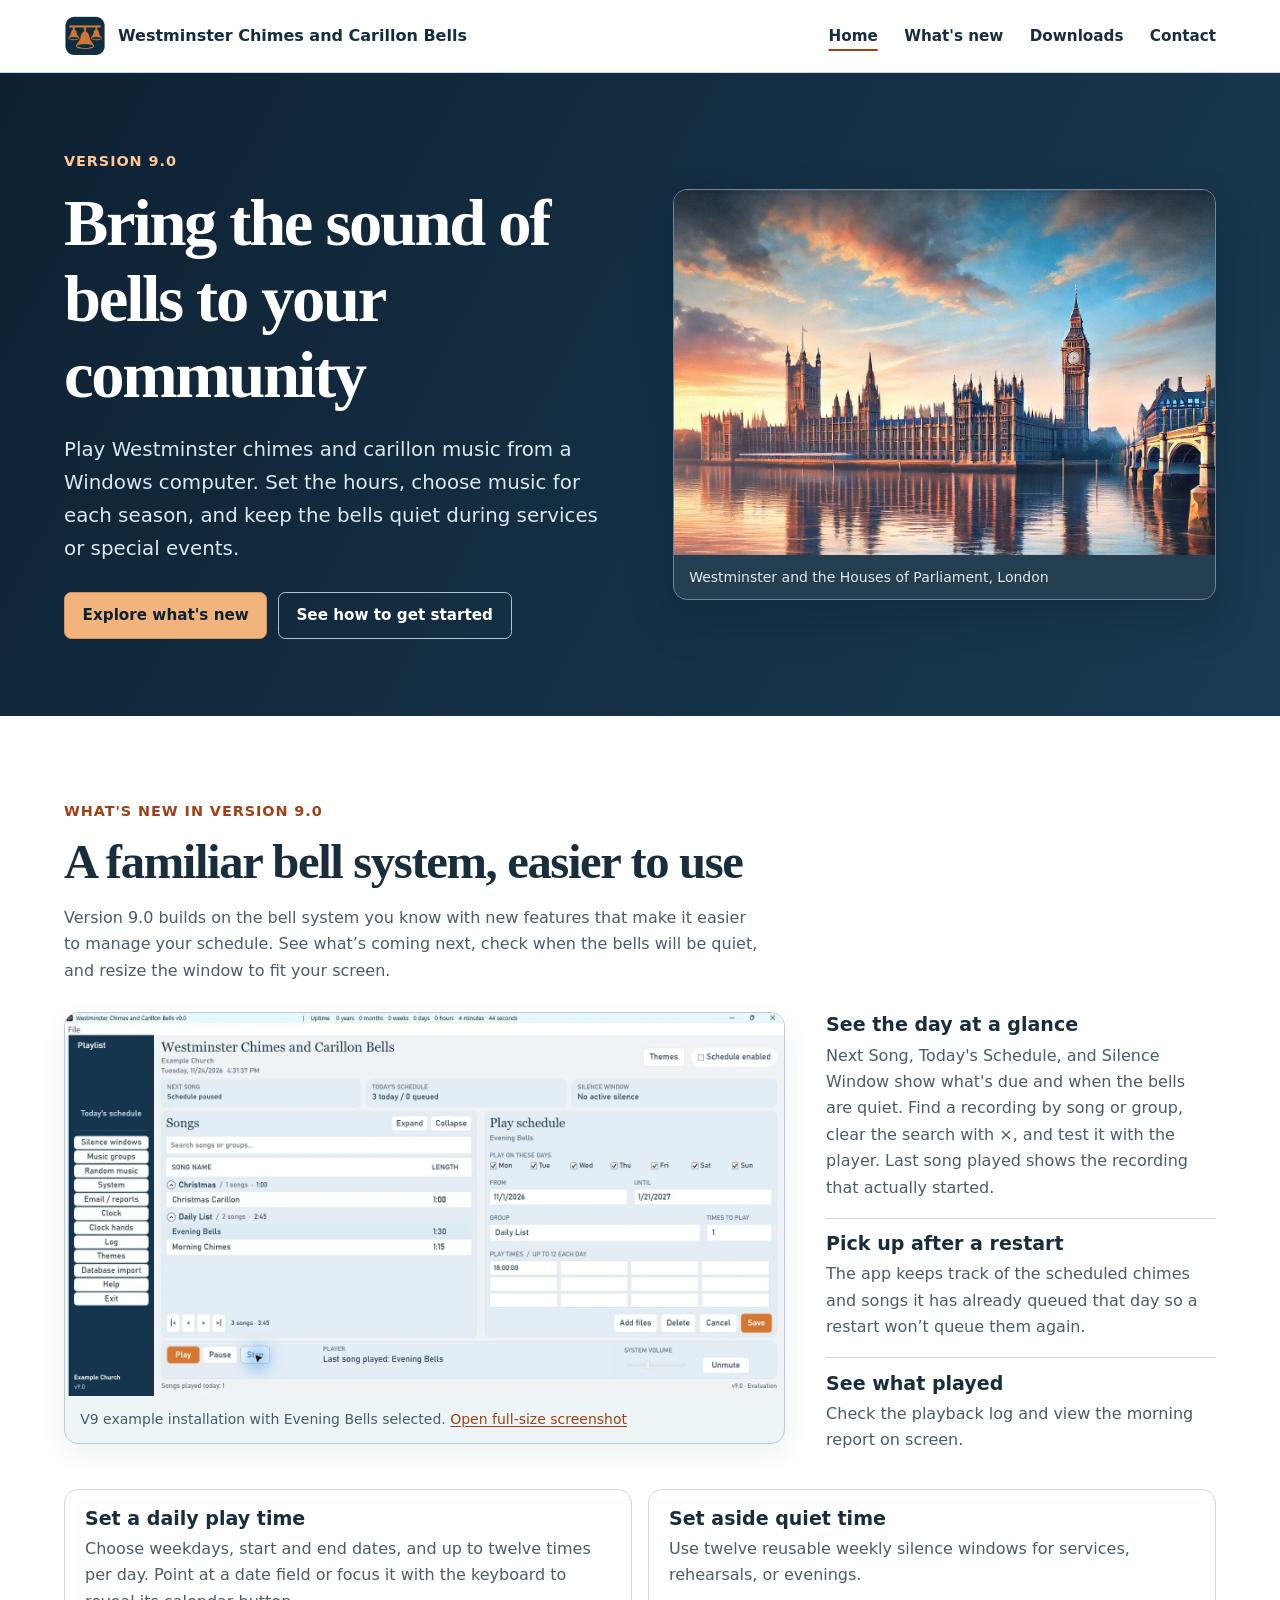
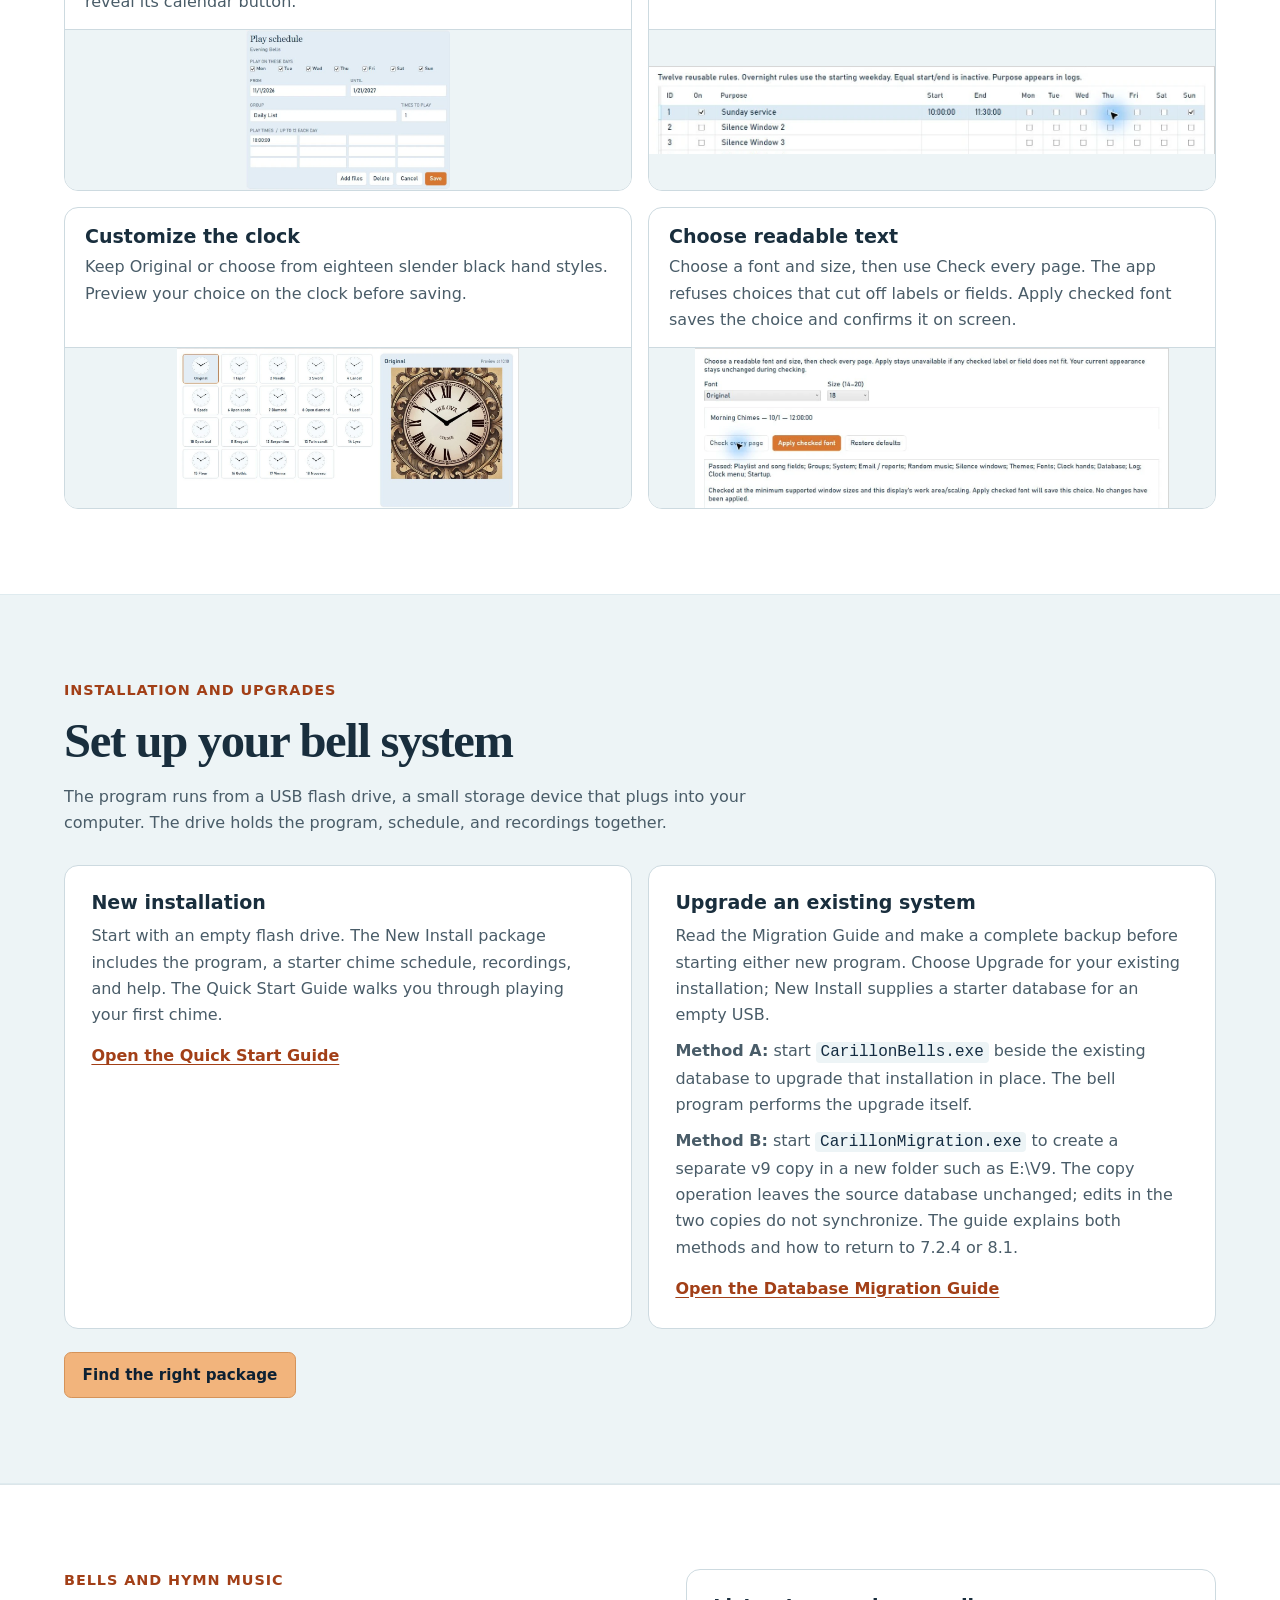
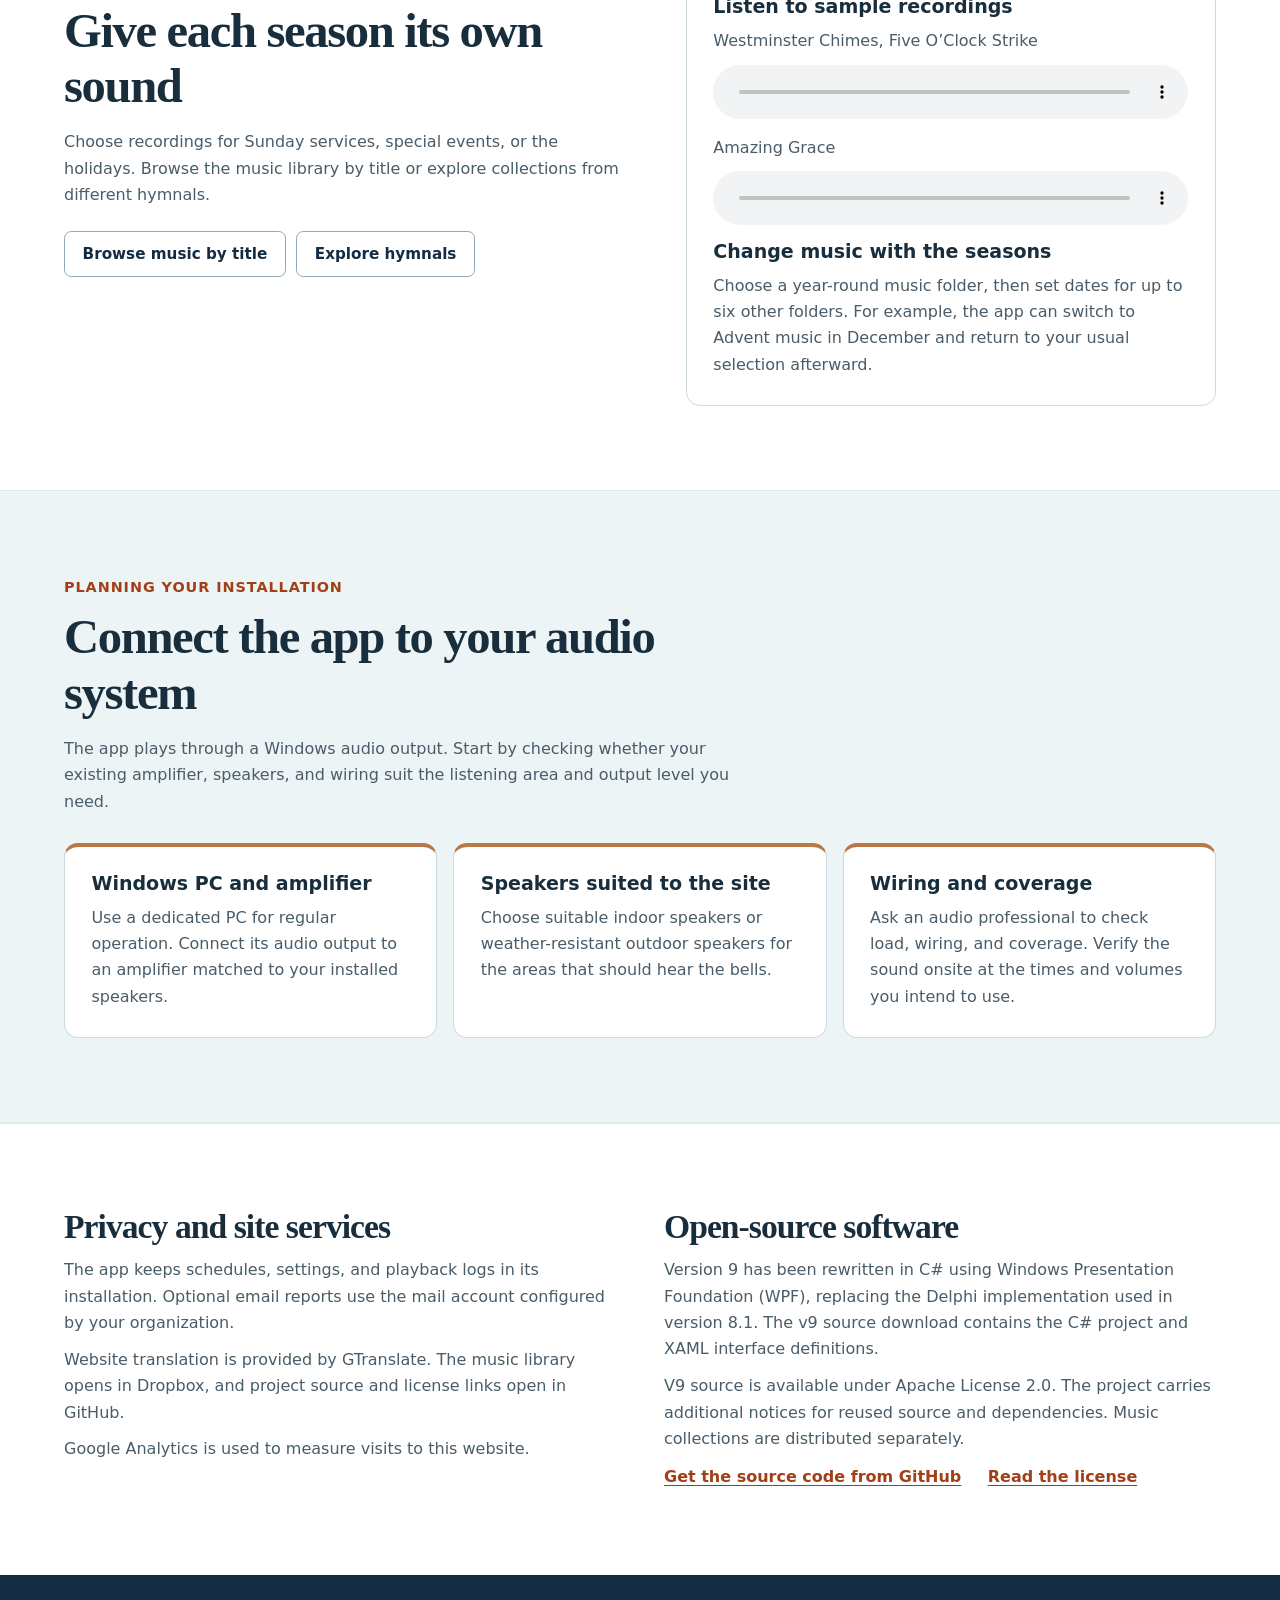
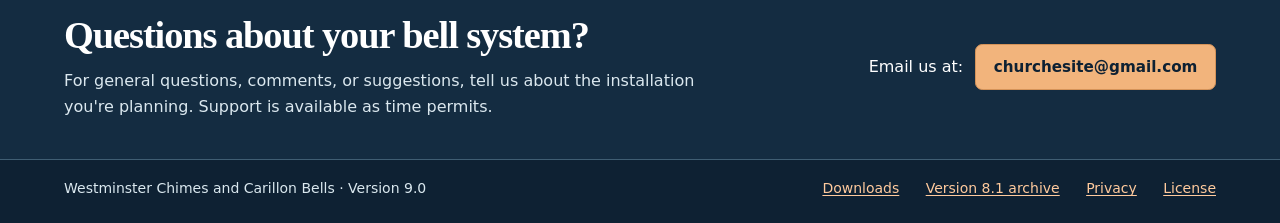
<file: website/v9/index.html>
<!doctype html>
<html lang="en">
<head>
  <meta charset="utf-8">
  <!-- Google tag (gtag.js) -->
  <script async src="https://www.googletagmanager.com/gtag/js?id=G-GPWCTFRF87"></script>
  <script>
    window.dataLayer = window.dataLayer || [];
    function gtag(){dataLayer.push(arguments);}
    gtag('js', new Date());
    gtag('config', 'G-GPWCTFRF87');
  </script>
  <meta name="viewport" content="width=device-width, initial-scale=1">
  <meta name="robots" content="index, follow">
  <meta name="description" content="Westminster Chimes and Carillon Bells 9.0 lets churches and community organizations schedule chimes, seasonal music, and quiet hours on a Windows PC.">
  <meta property="og:type" content="website">
  <meta property="og:title" content="Westminster Chimes and Carillon Bells 9.0">
  <meta property="og:description" content="Bring the sound of Westminster chimes and carillon music to your church or community.">
  <meta name="twitter:card" content="summary_large_image">
  <title>Westminster Chimes and Carillon Bells 9.0</title>
  <link rel="icon" href="assets/carillon-icon.ico" sizes="any">
  <link rel="stylesheet" href="assets/site.css">
  <link rel="canonical" href="https://carillon-bells.github.io/">
  <meta property="og:url" content="https://carillon-bells.github.io/">
  <meta property="og:image" content="https://carillon-bells.github.io/assets/westminster.webp">
  <meta name="twitter:image" content="https://carillon-bells.github.io/assets/westminster.webp">
  <meta name="twitter:title" content="Westminster Chimes and Carillon Bells 9.0">
  <meta name="twitter:description" content="Westminster Chimes and Carillon Bells 9.0 lets churches and community organizations schedule chimes, seasonal music, and quiet hours on a Windows PC.">
</head>
<body>
  <a class="skip-link" href="#main-content">Skip to content</a>
  <header class="site-header" id="top">
    <div class="wrap header-row">
      <a class="brand" href="index.html" translate="no">
        <img src="assets/carillon-icon.ico" alt="" width="42" height="42">
        <span class="notranslate">Westminster Chimes and Carillon Bells</span>
      </a>
      <nav class="site-nav" aria-label="Main navigation">
        <a href="index.html" aria-current="page">Home</a>
        <a href="#whats-new">What's new</a>
        <a href="downloads.html">Downloads</a>
        <a href="#contact">Contact</a>
      </nav>
    </div>
  </header>

  <main id="main-content">
    <section class="hero" aria-labelledby="hero-title">
      <div class="wrap hero-grid">
        <div class="hero-copy">
          <p class="eyebrow">Version 9.0</p>
          <h1 id="hero-title">Bring the sound of bells to your community</h1>
          <p>Play Westminster chimes and carillon music from a Windows computer. Set the hours, choose music for each season, and keep the bells quiet during services or special events.</p>
          <div class="button-row">
            <a class="button button-primary" href="#whats-new">Explore what's new</a>
            <a class="button button-secondary" href="#downloads">See how to get started</a>
          </div>
        </div>
        <figure class="hero-figure">
          <img src="assets/westminster.webp" alt="The clock tower and Parliament beside the River Thames at dusk" width="1638" height="863" fetchpriority="high">
          <figcaption>Westminster and the Houses of Parliament, London</figcaption>
        </figure>
      </div>
    </section>

    <section class="section" id="whats-new" aria-labelledby="features-title">
      <div class="wrap" id="maintenance-update">
        <div class="section-heading">
          <p class="eyebrow">What's new in version 9.0</p>
          <h2 id="features-title">A familiar bell system, easier to use</h2>
          <p>Version 9.0 builds on the bell system you know with new features that make it easier to manage your schedule. See what’s coming next, check when the bells will be quiet, and resize the window to fit your screen.</p>
        </div>
        <div class="showcase">
          <figure class="app-figure">
            <a href="assets/app-overview.webp" aria-label="Open the full-size v9 application screenshot">
              <img src="assets/app-overview.webp" alt="The v9 window shows the grouped playlist, next song, schedule editor, and playback controls" loading="lazy">
            </a>
            <figcaption>V9 example installation with Evening Bells selected. <a href="assets/app-overview.webp">Open full-size screenshot</a></figcaption>
          </figure>
          <div class="feature-column">
            <article class="feature">
              <h3>See the day at a glance</h3>
              <p>Next Song, Today's Schedule, and Silence Window show what's due and when the bells are quiet. Find a recording by song or group, clear the search with ×, and test it with the player. Last song played shows the recording that actually started.</p>
            </article>
            <article class="feature">
              <h3>Pick up after a restart</h3>
              <p>The app keeps track of the scheduled chimes and songs it has already queued that day so a restart won’t queue them again.</p>
            </article>
            <article class="feature">
              <h3>See what played</h3>
              <p>Check the playback log and view the morning report on screen.</p>
            </article>
          </div>
        </div>

        <div class="grid grid-two demo-grid" aria-label="Examples from the v9 application">
          <article class="card demo-card">
            <div class="demo-copy">
              <h3>Set a daily play time</h3>
              <p>Choose weekdays, start and end dates, and up to twelve times per day. Point at a date field or focus it with the keyboard to reveal its calendar button.</p>
            </div>
            <a href="assets/schedule.webp" aria-label="Open the schedule editor screenshot">
              <img src="assets/schedule.webp" alt="Play Schedule editor with weekdays, dates, repeat count, and play times" loading="lazy">
            </a>
          </article>
          <article class="card demo-card">
            <div class="demo-copy">
              <h3>Set aside quiet time</h3>
              <p>Use twelve reusable weekly silence windows for services, rehearsals, or evenings.</p>
            </div>
            <a href="assets/silence.webp" aria-label="Open the silence windows screenshot">
              <img src="assets/silence.webp" alt="Silence Windows grid with purpose, start and end times, and weekday checkboxes" loading="lazy">
            </a>
          </article>
          <article class="card demo-card">
            <div class="demo-copy">
              <h3>Customize the clock</h3>
              <p>Keep Original or choose from eighteen slender black hand styles. Preview your choice on the clock before saving.</p>
            </div>
            <a href="assets/clock-hands.webp" aria-label="Open the clock hand gallery screenshot">
              <img src="assets/clock-hands.webp" alt="Clock Hands tab with Original and numbered styles and a selected style shown on the clock face" loading="lazy">
            </a>
          </article>
          <article class="card demo-card">
            <div class="demo-copy"><h3>Choose readable text</h3><p>Choose a font and size, then use Check every page. The app refuses choices that cut off labels or fields. Apply checked font saves the choice and confirms it on screen.</p></div>
            <a href="assets/fonts.webp" aria-label="Open the font settings screenshot"><img src="assets/fonts.webp" alt="Fonts settings with a successful page check and Apply checked font available" loading="lazy"></a>
          </article>
        </div>
      </div>
    </section>

    <section class="section section-accent" id="downloads" aria-labelledby="downloads-title">
      <div class="wrap">
        <div class="section-heading">
          <p class="eyebrow">Installation and upgrades</p>
          <h2 id="downloads-title">Set up your bell system</h2>
          <p>The program runs from a USB flash drive, a small storage device that plugs into your computer. The drive holds the program, schedule, and recordings together.</p>
        </div>
        <div class="grid grid-two">
          <article class="card">
            <h3>New installation</h3>
            <p>Start with an empty flash drive. The New Install package includes the program, a starter chime schedule, recordings, and help. The Quick Start Guide walks you through playing your first chime.</p>
            <a href="guides/quick-start.pdf">Open the Quick Start Guide</a>
          </article>
          <article class="card">
            <h3>Upgrade an existing system</h3>
            <p>Read the Migration Guide and make a complete backup before starting either new program. Choose Upgrade for your existing installation; New Install supplies a starter database for an empty USB.</p>
            <p><strong>Method A:</strong> start <code class="notranslate" translate="no">CarillonBells.exe</code> beside the existing database to upgrade that installation in place. The bell program performs the upgrade itself.</p>
            <p><strong>Method B:</strong> start <code class="notranslate" translate="no">CarillonMigration.exe</code> to create a separate v9 copy in a new folder such as E:\V9. The copy operation leaves the source database unchanged; edits in the two copies do not synchronize. The guide explains both methods and how to return to 7.2.4 or 8.1.</p>
            <a href="guides/migration-guide.pdf">Open the Database Migration Guide</a>
          </article>
        </div>
        <div class="button-row section-action">
          <a class="button button-primary" href="downloads.html#software">Find the right package</a>
        </div>
      </div>
    </section>

    <section class="section" id="music" aria-labelledby="music-title">
      <div class="wrap section-split">
        <div class="section-heading">
          <p class="eyebrow">Bells and hymn music</p>
          <h2 id="music-title">Give each season its own sound</h2>
          <p>Choose recordings for Sunday services, special events, or the holidays. Browse the music library by title or explore collections from different hymnals.</p>
          <div class="button-row section-action">
            <a class="button button-secondary" href="downloads.html#music-a-z">Browse music by title</a>
            <a class="button button-secondary" href="downloads.html#hymnals">Explore hymnals</a>
          </div>
        </div>
        <div class="card">
          <h3>Listen to sample recordings</h3>
          <p>Westminster Chimes, Five O’Clock Strike</p>
          <audio controls preload="none" aria-label="Westminster Chimes, Five O’Clock Strike"><source src="assets/audio/westminster-chimes.mp3" type="audio/mpeg"><a href="assets/audio/westminster-chimes.mp3">Download the chime sample</a></audio>
          <p>Amazing Grace</p>
          <audio controls preload="none" aria-label="Amazing Grace"><source src="assets/audio/amazing-grace.mp3" type="audio/mpeg"><a href="assets/audio/amazing-grace.mp3">Download the hymn sample</a></audio>
          <h3>Change music with the seasons</h3>
          <p>Choose a year-round music folder, then set dates for up to six other folders. For example, the app can switch to Advent music in December and return to your usual selection afterward.</p>
        </div>
      </div>
    </section>

    <section class="section section-accent" id="hardware" aria-labelledby="hardware-title">
      <div class="wrap">
        <div class="section-heading">
          <p class="eyebrow">Planning your installation</p>
          <h2 id="hardware-title">Connect the app to your audio system</h2>
          <p>The app plays through a Windows audio output. Start by checking whether your existing amplifier, speakers, and wiring suit the listening area and output level you need.</p>
        </div>
        <div class="grid grid-three">
          <article class="card hardware-card">
            <h3>Windows PC and amplifier</h3>
            <p>Use a dedicated PC for regular operation. Connect its audio output to an amplifier matched to your installed speakers.</p>
          </article>
          <article class="card hardware-card">
            <h3>Speakers suited to the site</h3>
            <p>Choose suitable indoor speakers or weather-resistant outdoor speakers for the areas that should hear the bells.</p>
          </article>
          <article class="card hardware-card">
            <h3>Wiring and coverage</h3>
            <p>Ask an audio professional to check load, wiring, and coverage. Verify the sound onsite at the times and volumes you intend to use.</p>
          </article>
        </div>
      </div>
    </section>

    <section class="section policies" aria-label="Privacy and license">
      <div class="wrap grid grid-two">
        <article id="privacy">
          <h2>Privacy and site services</h2>
          <p>The app keeps schedules, settings, and playback logs in its installation. Optional email reports use the mail account configured by your organization.</p>
          <p>Website translation is provided by GTranslate. The music library opens in Dropbox, and project source and license links open in GitHub.</p>
          <p>Google Analytics is used to measure visits to this website.</p>
        </article>
        <article id="license">
          <h2>Open-source software</h2>
          <p>Version 9 has been rewritten in <span class="notranslate" translate="no">C#</span> using <span class="notranslate" translate="no">Windows Presentation Foundation (WPF)</span>, replacing the <span class="notranslate" translate="no">Delphi</span> implementation used in version 8.1. The v9 source download contains the <span class="notranslate" translate="no">C#</span> project and <span class="notranslate" translate="no">XAML</span> interface definitions.</p>
          <p>V9 source is available under Apache License 2.0. The project carries additional notices for reused source and dependencies. Music collections are distributed separately.</p>
          <div class="inline-links">
            <a href="https://github.com/tmartindub/CarillonBells-9.0">Get the source code from GitHub</a>
            <a href="https://github.com/tmartindub/CarillonBells-9.0/blob/main/LICENSE">Read the license</a>
          </div>
        </article>
      </div>
    </section>

    <section class="contact-band" id="contact" aria-labelledby="contact-title">
      <div class="wrap contact-row">
        <div>
          <h2 id="contact-title">Questions about your bell system?</h2>
          <p>For general questions, comments, or suggestions, tell us about the installation you're planning. Support is available as time permits.</p>
        </div>
        <div class="contact-email">
          <span>Email us at:</span>
          <a class="button button-primary" href="mailto:churchesite@gmail.com" translate="no"><span class="notranslate">churchesite@gmail.com</span></a>
        </div>
      </div>
    </section>
  </main>

  <footer class="site-footer">
    <div class="wrap footer-row">
      <p><span class="notranslate" translate="no">Westminster Chimes and Carillon Bells</span> · Version 9.0</p>
      <nav aria-label="Footer navigation">
        <a href="downloads.html">Downloads</a>
        <a href="v8.1/index.html">Version 8.1 archive</a>
        <a href="#privacy">Privacy</a>
        <a href="#license">License</a>
      </nav>
    </div>
  </footer>

  <div class="gtranslate_wrapper"></div>
  <script src="assets/site.js" defer></script>
</body>
</html>
</file>
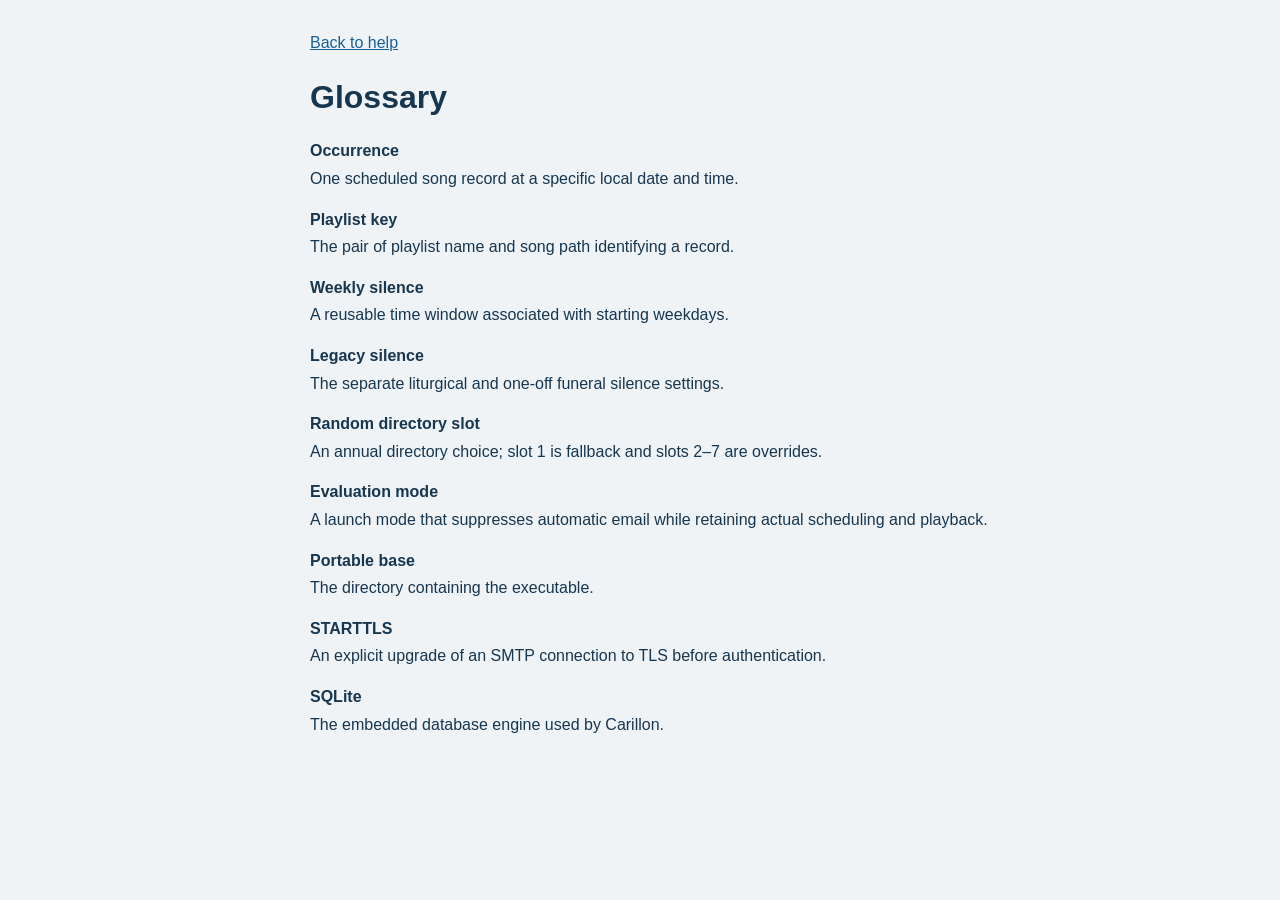
<file: help/glossary.html>
<!doctype html><html lang="en"><meta charset="utf-8"><title>Glossary</title><link rel="stylesheet" href="assets/help.css"><body><main><a href="index.html">Back to help</a><h1>Glossary</h1><dl><dt>Occurrence</dt><dd>One scheduled song record at a specific local date and time.</dd><dt>Playlist key</dt><dd>The pair of playlist name and song path identifying a record.</dd><dt>Weekly silence</dt><dd>A reusable time window associated with starting weekdays.</dd><dt>Legacy silence</dt><dd>The separate liturgical and one-off funeral silence settings.</dd><dt>Random directory slot</dt><dd>An annual directory choice; slot 1 is fallback and slots 2–7 are overrides.</dd><dt>Evaluation mode</dt><dd>A launch mode that suppresses automatic email while retaining actual scheduling and playback.</dd><dt>Portable base</dt><dd>The directory containing the executable.</dd><dt>STARTTLS</dt><dd>An explicit upgrade of an SMTP connection to TLS before authentication.</dd><dt><span class="notranslate" translate="no">SQLite</span></dt><dd>The embedded database engine used by Carillon.</dd></dl></main><div class="gtranslate_wrapper"></div><script>window.gtranslateSettings={default_language:'en',languages:['en','es','fr','de','it','pt','pl','nl','uk','ar','zh-CN','ja','ko','vi','hi','tl'],wrapper_selector:'.gtranslate_wrapper',switcher_horizontal_position:'right',switcher_vertical_position:'bottom',float_switcher_open_direction:'top'};</script><script src="https://cdn.gtranslate.net/widgets/latest/float.js" defer></script><script src="assets/translation-selector.js" defer></script></body></html>
</file>
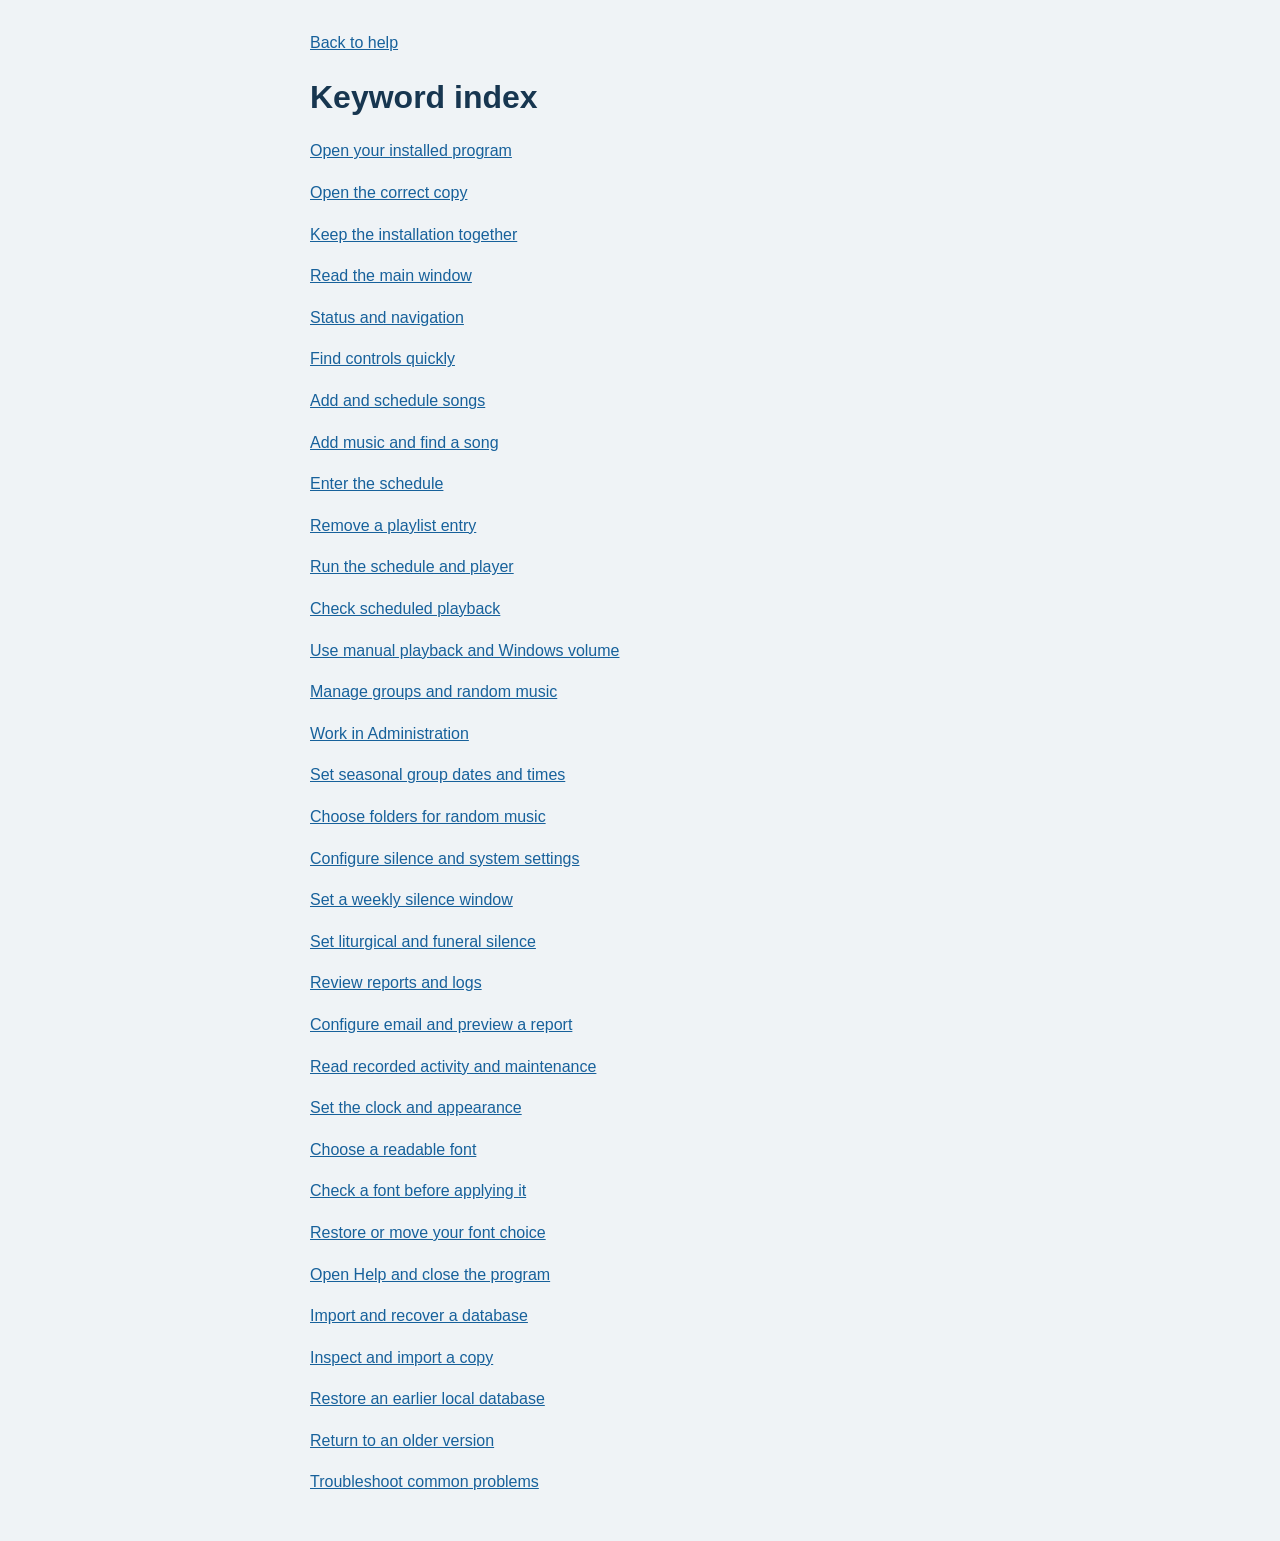
<file: help/keyword-index.html>
<!doctype html><html lang="en"><head><meta charset="utf-8"><meta name="viewport" content="width=device-width,initial-scale=1"><title>Westminster Chimes and Carillon Bells 9.0 Help</title><link rel="stylesheet" href="assets/help.css"></head><body><main><a href="index.html">Back to help</a><h1>Keyword index</h1><p><a href="index.html#section0">Open your installed program</a></p><p><a href="index.html#section0">Open the correct copy</a></p><p><a href="index.html#section0">Keep the installation together</a></p><p><a href="index.html#section1">Read the main window</a></p><p><a href="index.html#section1">Status and navigation</a></p><p><a href="index.html#section1">Find controls quickly</a></p><p><a href="index.html#section2">Add and schedule songs</a></p><p><a href="index.html#section2">Add music and find a song</a></p><p><a href="index.html#section2">Enter the schedule</a></p><p><a href="index.html#section2">Remove a playlist entry</a></p><p><a href="index.html#section3">Run the schedule and player</a></p><p><a href="index.html#section3">Check scheduled playback</a></p><p><a href="index.html#section3">Use manual playback and Windows volume</a></p><p><a href="index.html#section4">Manage groups and random music</a></p><p><a href="index.html#section4">Work in Administration</a></p><p><a href="index.html#section4">Set seasonal group dates and times</a></p><p><a href="index.html#section4">Choose folders for random music</a></p><p><a href="index.html#section5">Configure silence and system settings</a></p><p><a href="index.html#section5">Set a weekly silence window</a></p><p><a href="index.html#section5">Set liturgical and funeral silence</a></p><p><a href="index.html#section6">Review reports and logs</a></p><p><a href="index.html#section6">Configure email and preview a report</a></p><p><a href="index.html#section6">Read recorded activity and maintenance</a></p><p><a href="index.html#section7">Set the clock and appearance</a></p><p><a href="index.html#fonts">Choose a readable font</a></p><p><a href="index.html#fonts">Check a font before applying it</a></p><p><a href="index.html#fonts">Restore or move your font choice</a></p><p><a href="index.html#section9">Open Help and close the program</a></p><p><a href="index.html#section10">Import and recover a database</a></p><p><a href="index.html#section10">Inspect and import a copy</a></p><p><a href="index.html#section10">Restore an earlier local database</a></p><p><a href="index.html#section10">Return to an older version</a></p><p><a href="index.html#section11">Troubleshoot common problems</a></p></main><div class="gtranslate_wrapper"></div><script>window.gtranslateSettings={default_language:'en',languages:['en','es','fr','de','it','pt','pl','nl','uk','ar','zh-CN','ja','ko','vi','hi','tl'],wrapper_selector:'.gtranslate_wrapper',switcher_horizontal_position:'right',switcher_vertical_position:'bottom',float_switcher_open_direction:'top'};</script><script src="https://cdn.gtranslate.net/widgets/latest/float.js" defer></script><script src="assets/translation-selector.js" defer></script></body></html>
</file>
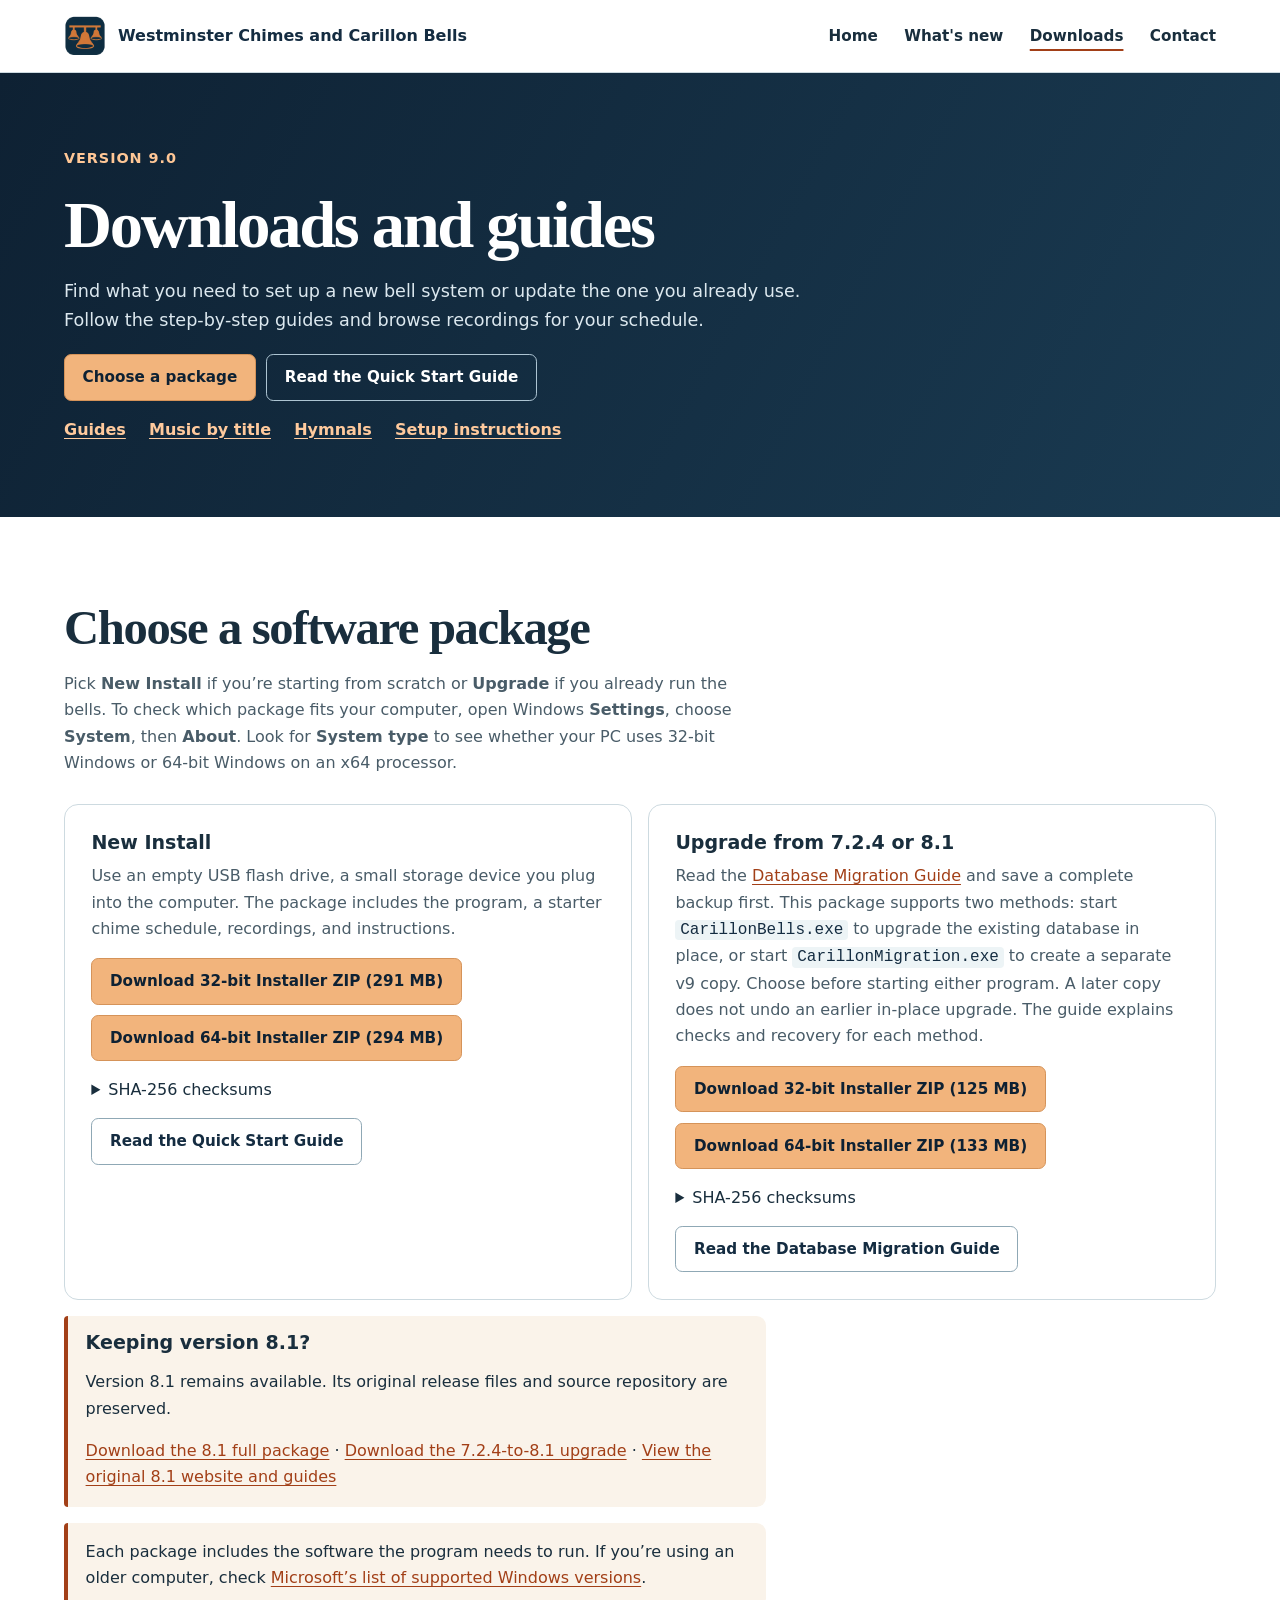
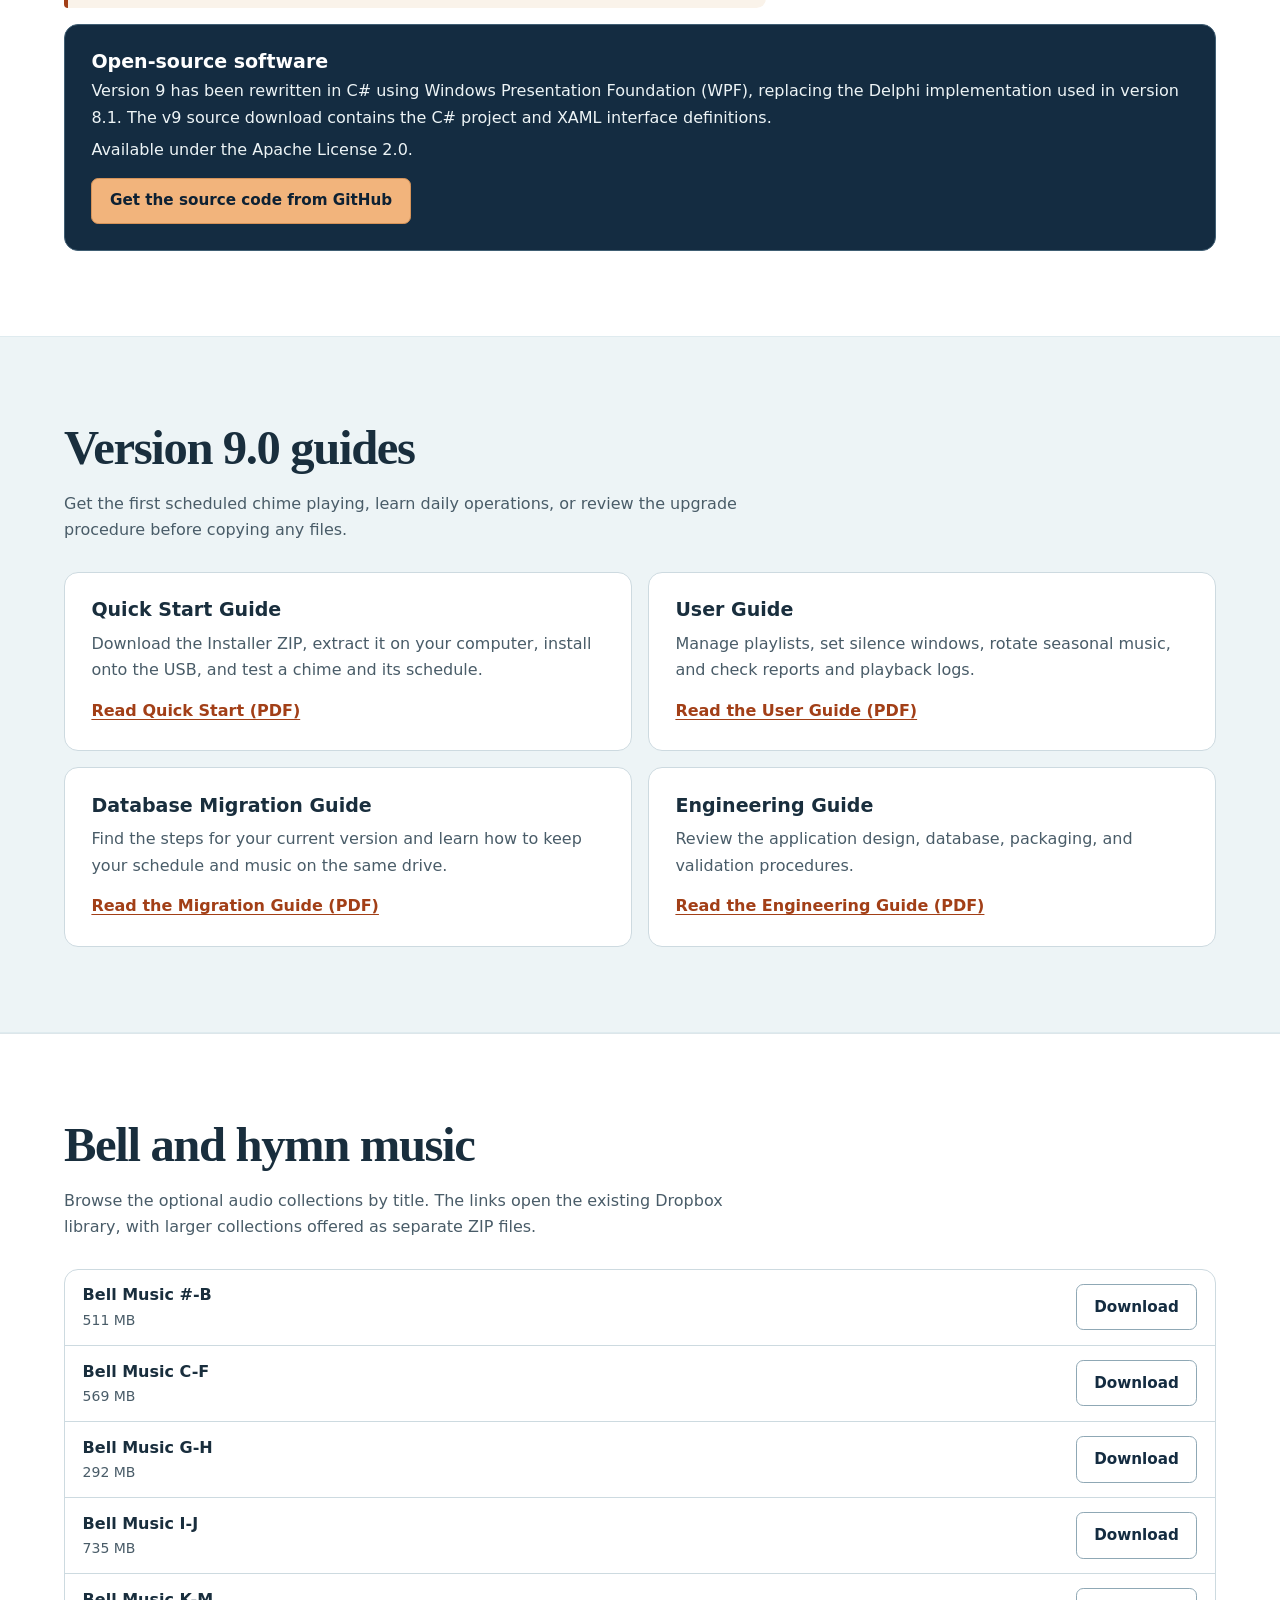
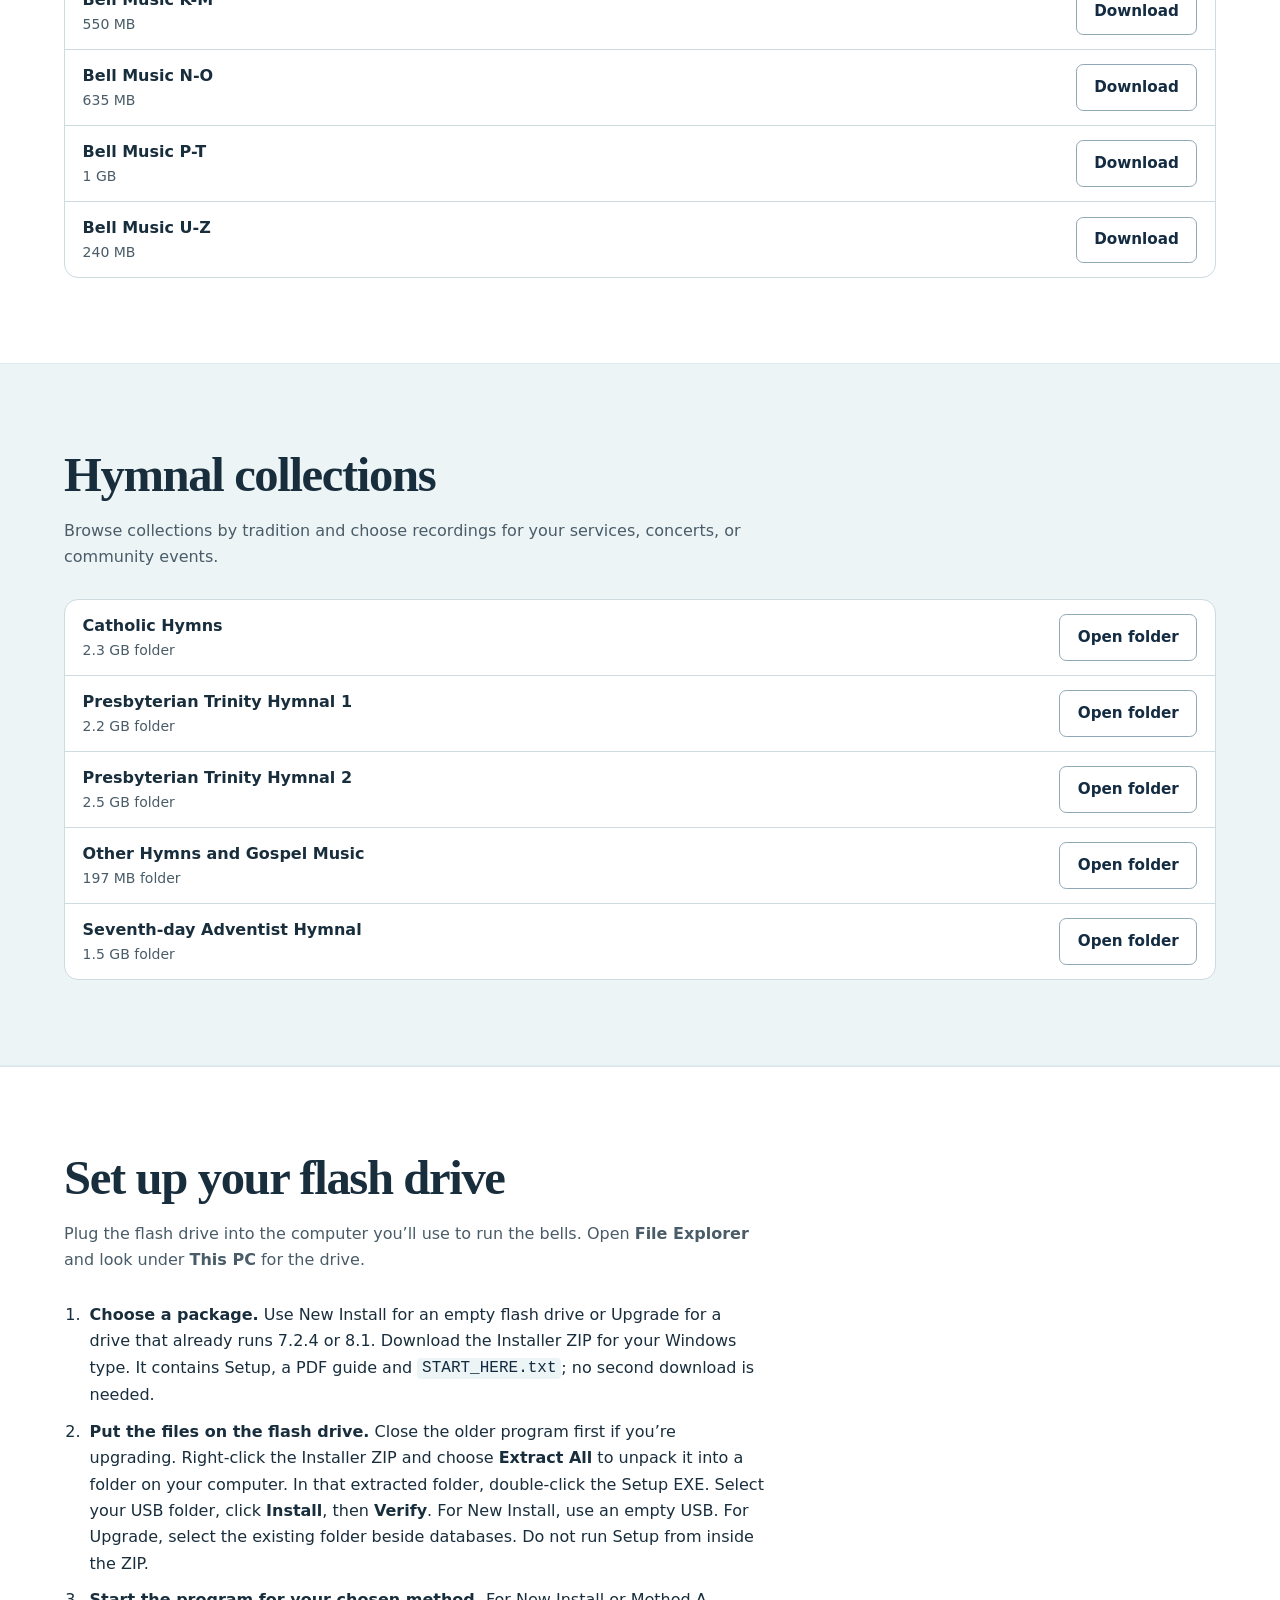
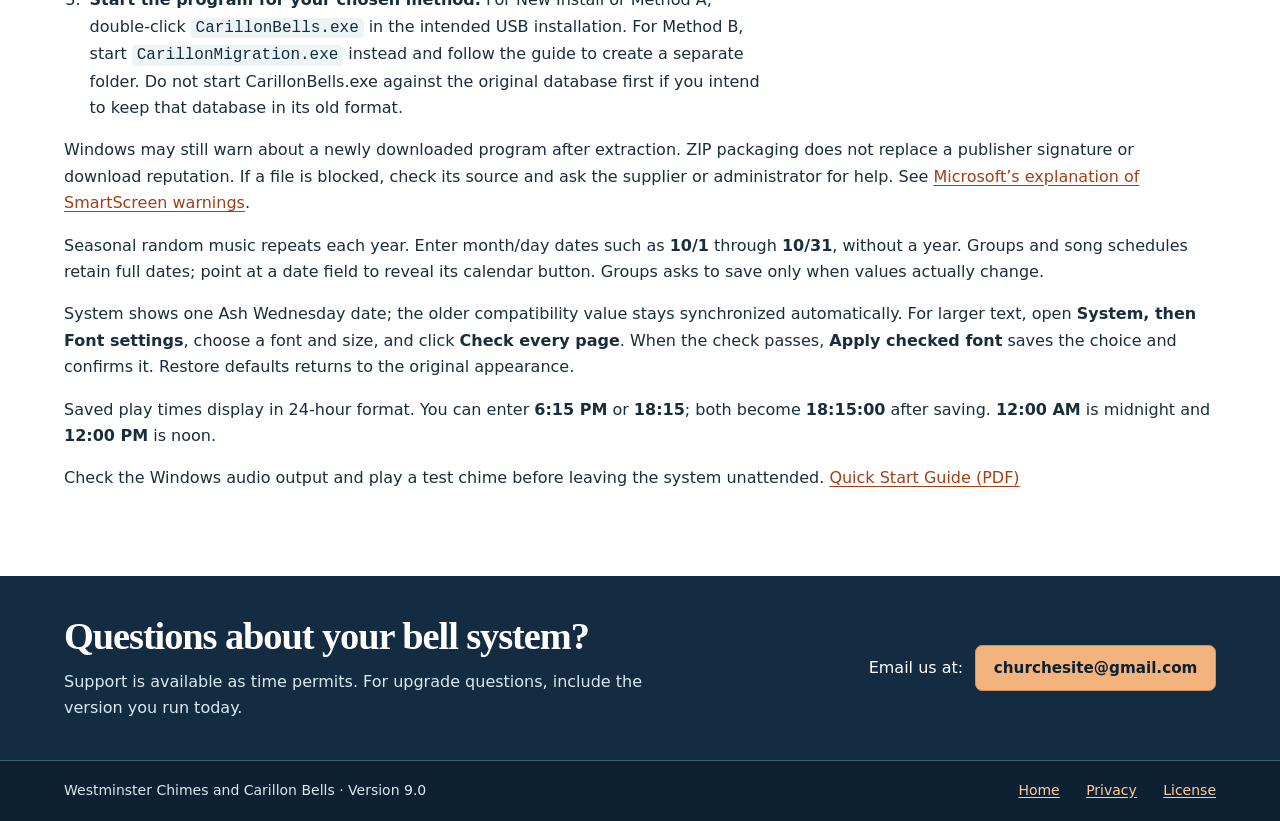
<file: website/v9/downloads.html>
<!doctype html>
<html lang="en">
<head>
  <meta charset="utf-8">
  <!-- Google tag (gtag.js) -->
  <script async src="https://www.googletagmanager.com/gtag/js?id=G-GPWCTFRF87"></script>
  <script>
    window.dataLayer = window.dataLayer || [];
    function gtag(){dataLayer.push(arguments);}
    gtag('js', new Date());
    gtag('config', 'G-GPWCTFRF87');
  </script>
  <meta name="viewport" content="width=device-width, initial-scale=1">
  <meta name="robots" content="index, follow">
  <meta name="description" content="Find the right Westminster Chimes and Carillon Bells 9.0 package, read the setup and upgrade guides, and browse bell and hymn recordings.">
  <meta property="og:type" content="website">
  <meta property="og:title" content="Downloads | Westminster Chimes and Carillon Bells 9.0">
  <meta property="og:description" content="Version 9.0 software, step-by-step guides, and bell and hymn music.">
  <meta name="theme-color" content="#142536">
  <link rel="icon" href="assets/carillon-icon.ico" sizes="any">
  <link rel="stylesheet" href="assets/site.css">
  <title>Downloads | Westminster Chimes and Carillon Bells 9.0</title>
  <link rel="canonical" href="https://carillon-bells.github.io/downloads.html">
  <meta property="og:url" content="https://carillon-bells.github.io/downloads.html">
  <meta property="og:image" content="https://carillon-bells.github.io/assets/westminster.webp">
  <meta name="twitter:image" content="https://carillon-bells.github.io/assets/westminster.webp">
  <meta name="twitter:title" content="Downloads | Westminster Chimes and Carillon Bells 9.0">
  <meta name="twitter:description" content="Find the right Westminster Chimes and Carillon Bells 9.0 package, read the setup and upgrade guides, and browse bell and hymn recordings.">
  <meta name="twitter:card" content="summary_large_image">
</head>
<body>
  <a class="skip-link" href="#main-content">Skip to content</a>
  <header class="site-header" id="top">
    <div class="wrap header-row">
      <a class="brand" href="index.html" translate="no">
        <img src="assets/carillon-icon.ico" alt="" width="42" height="42">
        <span class="notranslate">Westminster Chimes and Carillon Bells</span>
      </a>
      <nav class="site-nav" aria-label="Main navigation">
        <a href="index.html">Home</a>
        <a href="index.html#whats-new">What's new</a>
        <a href="downloads.html" aria-current="page">Downloads</a>
        <a href="#contact">Contact</a>
      </nav>
    </div>
  </header>

  <main id="main-content">
    <section class="page-intro" aria-labelledby="download-title">
      <div class="wrap flow">
        <p class="eyebrow">Version 9.0</p>
        <h1 id="download-title">Downloads and guides</h1>
        <p>Find what you need to set up a new bell system or update the one you already use. Follow the step-by-step guides and browse recordings for your schedule.</p>
        <div class="actions">
          <a class="button button-primary" href="#software">Choose a package</a>
          <a class="button button-secondary" href="guides/quick-start.pdf" type="application/pdf">Read the Quick Start Guide</a>
        </div>
        <nav class="jump-links" aria-label="On this page">
          <a href="#guides">Guides</a>
          <a href="#music-a-z">Music by title</a>
          <a href="#hymnals">Hymnals</a>
          <a href="#instructions">Setup instructions</a>
        </nav>
      </div>
    </section>

    <section class="section" id="software" aria-labelledby="software-title">
      <div class="wrap flow">
        <div class="section-heading">
          <h2 id="software-title">Choose a software package</h2>
          <p>Pick <strong>New Install</strong> if you’re starting from scratch or <strong>Upgrade</strong> if you already run the bells. To check which package fits your computer, open Windows <strong>Settings</strong>, choose <strong>System</strong>, then <strong>About</strong>. Look for <strong>System type</strong> to see whether your PC uses 32-bit Windows or 64-bit Windows on an x64 processor.</p>
        </div>
        <div class="grid grid-two">
          <article class="card flow">
            <h3>New Install</h3>
            <p>Use an empty USB flash drive, a small storage device you plug into the computer. The package includes the program, a starter chime schedule, recordings, and instructions.</p>
            <div class="button-row">
              <a class="button button-primary" href="https://github.com/tmartindub/CarillonBells-9.0/releases/download/v9.0.0/CarillonBells_9_0_USB_New_Install_win-x86_Package_Setup.zip">Download 32-bit Installer ZIP (291 MB)</a>
              <a class="button button-primary" href="https://github.com/tmartindub/CarillonBells-9.0/releases/download/v9.0.0/CarillonBells_9_0_USB_New_Install_win-x64_Package_Setup.zip">Download 64-bit Installer ZIP (294 MB)</a>
            </div>
            <details>
              <summary>SHA-256 checksums</summary>
              <p>32-bit: <code class="notranslate" translate="no">763c96828541bcf36304ab7d1947b1d9eead39d0a8a6a1205c1ccb3e8a041cc3</code></p>
              <p>64-bit: <code class="notranslate" translate="no">d08018377fc45d72bd9bdcd7914af9b52d68ef86422e9dce3a0e5512a104c715</code></p>
            </details>
            <a class="button button-secondary" href="guides/quick-start.pdf" type="application/pdf">Read the Quick Start Guide</a>
          </article>
          <article class="card flow">
            <h3>Upgrade from 7.2.4 or 8.1</h3>
              <p>Read the <a href="guides/migration-guide.pdf">Database Migration Guide</a> and save a complete backup first. This package supports two methods: start <code class="notranslate" translate="no">CarillonBells.exe</code> to upgrade the existing database in place, or start <code class="notranslate" translate="no">CarillonMigration.exe</code> to create a separate v9 copy. Choose before starting either program. A later copy does not undo an earlier in-place upgrade. The guide explains checks and recovery for each method.</p>
              <div class="button-row">
              <a class="button button-primary" href="https://github.com/tmartindub/CarillonBells-9.0/releases/download/v9.0.0/CarillonBells_9_0_USB_Upgrade_win-x86_Package_Setup.zip">Download 32-bit Installer ZIP (125 MB)</a>
              <a class="button button-primary" href="https://github.com/tmartindub/CarillonBells-9.0/releases/download/v9.0.0/CarillonBells_9_0_USB_Upgrade_win-x64_Package_Setup.zip">Download 64-bit Installer ZIP (133 MB)</a>
            </div>
            <details>
              <summary>SHA-256 checksums</summary>
              <p>32-bit: <code class="notranslate" translate="no">011a83fca47ce31cd53e3bf07eafc0e981835562445b3676786015ad0781c4f2</code></p>
              <p>64-bit: <code class="notranslate" translate="no">161e00186172a908ea9f421acf8f7d8599567d3904c223c410bab5d23c508a6e</code></p>
            </details>
            <a class="button button-secondary" href="guides/migration-guide.pdf" type="application/pdf">Read the Database Migration Guide</a>
          </article>
        </div>
        <div class="notice flow" id="version-8-1">
          <h3>Keeping version 8.1?</h3>
          <p>Version 8.1 remains available. Its original release files and source repository are preserved.</p>
          <p><a href="https://github.com/tmartindub/Carillon8_1/releases/download/v8.1.0/CarillonBells_8_1_Portable_Full.zip">Download the 8.1 full package</a> · <a href="https://github.com/tmartindub/Carillon8_1/releases/download/v8.1.0/CarillonBells_7_2_4_to_8_1_Upgrade.zip">Download the 7.2.4-to-8.1 upgrade</a> · <a href="v8.1/index.html">View the original 8.1 website and guides</a></p>
        </div>
        <div class="notice flow">
          <p>Each package includes the software the program needs to run. If you’re using an older computer, check <a href="https://learn.microsoft.com/en-us/dotnet/core/install/windows#supported-versions">Microsoft’s list of supported Windows versions</a>.</p>
        </div>
        <div class="card source-panel">
          <div>
            <h3>Open-source software</h3>
            <p>Version 9 has been rewritten in <span class="notranslate" translate="no">C#</span> using <span class="notranslate" translate="no">Windows Presentation Foundation (WPF)</span>, replacing the <span class="notranslate" translate="no">Delphi</span> implementation used in version 8.1. The v9 source download contains the <span class="notranslate" translate="no">C#</span> project and <span class="notranslate" translate="no">XAML</span> interface definitions.</p>
            <p>Available under the Apache License 2.0.</p>
          </div>
          <a class="button button-primary" href="https://github.com/tmartindub/CarillonBells-9.0">Get the source code from GitHub</a>
        </div>
      </div>
    </section>

    <section class="section section-accent" id="guides" aria-labelledby="guides-title">
      <div class="wrap flow">
        <div class="section-heading">
          <h2 id="guides-title">Version 9.0 guides</h2>
          <p>Get the first scheduled chime playing, learn daily operations, or review the upgrade procedure before copying any files.</p>
        </div>
        <div class="grid grid-two">
          <article class="card flow">
            <h3>Quick Start Guide</h3>
            <p>Download the Installer ZIP, extract it on your computer, install onto the USB, and test a chime and its schedule.</p>
            <a href="guides/quick-start.pdf" type="application/pdf">Read Quick Start (PDF)</a>
          </article>
          <article class="card flow">
            <h3>User Guide</h3>
            <p>Manage playlists, set silence windows, rotate seasonal music, and check reports and playback logs.</p>
            <a href="guides/user-guide.pdf?v=20261127" type="application/pdf">Read the User Guide (PDF)</a>
          </article>
          <article class="card flow">
            <h3>Database Migration Guide</h3>
            <p>Find the steps for your current version and learn how to keep your schedule and music on the same drive.</p>
            <a href="guides/migration-guide.pdf" type="application/pdf">Read the Migration Guide (PDF)</a>
          </article>
          <article class="card flow">
            <h3>Engineering Guide</h3>
            <p>Review the application design, database, packaging, and validation procedures.</p>
            <a href="guides/engineering-guide.pdf?v=49a38b122dd4" type="application/pdf">Read the Engineering Guide (PDF)</a>
          </article>
        </div>
      </div>
    </section>

    <section class="section" id="music-a-z" aria-labelledby="music-title">
      <div class="wrap flow">
        <div class="section-heading">
          <h2 id="music-title">Bell and hymn music</h2>
          <p>Browse the optional audio collections by title. The links open the existing Dropbox library, with larger collections offered as separate ZIP files.</p>
        </div>
        <ul class="link-list music-list">
          <li>
            <div><strong>Bell Music #-B</strong><p>511 MB</p></div>
            <a class="button button-secondary" href="https://www.dropbox.com/scl/fi/004bxrvmoxiw8nlcpb7ec/Bell-Music-B.zip?rlkey=m2mhqj6io8gd5v9k6epw9ac11&amp;dl=1" aria-label="Download Bell Music numbers and A through B">Download</a>
          </li>
          <li>
            <div><strong>Bell Music C-F</strong><p>569 MB</p></div>
            <a class="button button-secondary" href="https://www.dropbox.com/scl/fi/9t65tywwkjsr841hsrytk/Bell-Music-C-F.zip?rlkey=fll8ks00o0xza5lncq0wgkooj&amp;dl=1" aria-label="Download Bell Music C through F">Download</a>
          </li>
          <li>
            <div><strong>Bell Music G-H</strong><p>292 MB</p></div>
            <a class="button button-secondary" href="https://www.dropbox.com/scl/fi/7zv0w4wmw18x6w14nenqs/Bell-Music-G-H.zip?rlkey=llrbaevwx4rjyixobwo0u4i13&amp;dl=1" aria-label="Download Bell Music G through H">Download</a>
          </li>
          <li>
            <div><strong>Bell Music I-J</strong><p>735 MB</p></div>
            <a class="button button-secondary" href="https://www.dropbox.com/scl/fi/d6wh85wxsl816ugr21tpx/Bell-Music-I-J.zip?rlkey=p8bkbuf2sx1j66rxjrcuy06qa&amp;dl=1" aria-label="Download Bell Music I through J">Download</a>
          </li>
          <li>
            <div><strong>Bell Music K-M</strong><p>550 MB</p></div>
            <a class="button button-secondary" href="https://www.dropbox.com/scl/fi/wkubn6mmyprr8bnljsb7p/Bell-Music-K-M.zip?rlkey=5kcevbal6komae252d6yalbv3&amp;dl=1" aria-label="Download Bell Music K through M">Download</a>
          </li>
          <li>
            <div><strong>Bell Music N-O</strong><p>635 MB</p></div>
            <a class="button button-secondary" href="https://www.dropbox.com/scl/fi/cspc9c5d06162omf5irvg/Bell-Music-N-O.zip?rlkey=eg4fus9w0mnrnlb3zqec17o5u&amp;dl=1" aria-label="Download Bell Music N through O">Download</a>
          </li>
          <li>
            <div><strong>Bell Music P-T</strong><p>1 GB</p></div>
            <a class="button button-secondary" href="https://www.dropbox.com/scl/fi/73wsod9nxluhrugoi17et/Bell-Music-P-T.zip?rlkey=76x095baf025y18yqa1o1fdpn&amp;dl=1" aria-label="Download Bell Music P through T">Download</a>
          </li>
          <li>
            <div><strong>Bell Music U-Z</strong><p>240 MB</p></div>
            <a class="button button-secondary" href="https://www.dropbox.com/scl/fi/68tultdxbn2rvofumagzb/Bell-Music-U-Z.zip?rlkey=60uwe1mxfm22iafv8q4swkr4q&amp;dl=1" aria-label="Download Bell Music U through Z">Download</a>
          </li>
        </ul>
      </div>
    </section>

    <section class="section section-accent" id="hymnals" aria-labelledby="hymnals-title">
      <div class="wrap flow">
        <div class="section-heading">
          <h2 id="hymnals-title">Hymnal collections</h2>
          <p>Browse collections by tradition and choose recordings for your services, concerts, or community events.</p>
        </div>
        <ul class="link-list music-list">
          <li>
            <div><strong>Catholic Hymns</strong><p>2.3 GB folder</p></div>
            <a class="button button-secondary" href="https://www.dropbox.com/scl/fo/f7ikozdyy0jsp3t0qvq0m/AGEC7nsgMZrTskiD4I26AXo?rlkey=ao821dhp636oaa4igett7illo&amp;dl=1" aria-label="Open the Catholic Hymns folder">Open folder</a>
          </li>
          <li>
            <div><strong>Presbyterian Trinity Hymnal 1</strong><p>2.2 GB folder</p></div>
            <a class="button button-secondary" href="https://www.dropbox.com/scl/fo/ujxs9vdqefwqowxq3h1u4/ABqa54JK4g2_I4g-Huz0qNU?rlkey=ku2hxpaerpse62y8kq3s6ryj5&amp;dl=1" aria-label="Open the Presbyterian Trinity Hymnal 1 folder">Open folder</a>
          </li>
          <li>
            <div><strong>Presbyterian Trinity Hymnal 2</strong><p>2.5 GB folder</p></div>
            <a class="button button-secondary" href="https://www.dropbox.com/scl/fo/pvjrr673ok8xvxa1ym23o/APTU-YH9GPLVxNLKJIJKlMI?rlkey=98z9nlqa1oxdtyw6o74l2x9iw&amp;dl=1" aria-label="Open the Presbyterian Trinity Hymnal 2 folder">Open folder</a>
          </li>
          <li>
            <div><strong>Other Hymns and Gospel Music</strong><p>197 MB folder</p></div>
            <a class="button button-secondary" href="https://www.dropbox.com/scl/fo/e67x87y5wt3iyow2i232h/AHtJSukHNP2kzzUK9Q1WKWQ?rlkey=xu84ybxau4u1s2awwkxwwdhkt&amp;dl=1" aria-label="Open the Other Hymns and Gospel Music folder">Open folder</a>
          </li>
          <li>
            <div><strong>Seventh-day Adventist Hymnal</strong><p>1.5 GB folder</p></div>
            <a class="button button-secondary" href="https://www.dropbox.com/scl/fo/lehd4bdgwznpx6205fig3/ALPQacbnYwpRKj9rymdQ-U8?rlkey=acfxt0tjc0jdy51sbppx7i63i&amp;dl=1" aria-label="Open the Seventh-day Adventist Hymnal folder">Open folder</a>
          </li>
        </ul>
      </div>
    </section>

    <section class="section" id="instructions" aria-labelledby="instructions-title">
      <div class="wrap flow">
        <div class="section-heading">
          <h2 id="instructions-title">Set up your flash drive</h2>
          <p>Plug the flash drive into the computer you’ll use to run the bells. Open <strong>File Explorer</strong> and look under <strong>This PC</strong> for the drive.</p>
        </div>
        <ol class="installation-steps">
          <li><strong>Choose a package.</strong> Use New Install for an empty flash drive or Upgrade for a drive that already runs 7.2.4 or 8.1. Download the Installer ZIP for your Windows type. It contains Setup, a PDF guide and <code class="notranslate" translate="no">START_HERE.txt</code>; no second download is needed.</li>
          <li><strong>Put the files on the flash drive.</strong> Close the older program first if you’re upgrading. Right-click the Installer ZIP and choose <strong>Extract All</strong> to unpack it into a folder on your computer. In that extracted folder, double-click the Setup EXE. Select your USB folder, click <strong>Install</strong>, then <strong>Verify</strong>. For New Install, use an empty USB. For Upgrade, select the existing folder beside databases. Do not run Setup from inside the ZIP.</li>
          <li><strong>Start the program for your chosen method.</strong> For New Install or Method A, double-click <code class="notranslate" translate="no">CarillonBells.exe</code> in the intended USB installation. For Method B, start <code class="notranslate" translate="no">CarillonMigration.exe</code> instead and follow the guide to create a separate folder. Do not start CarillonBells.exe against the original database first if you intend to keep that database in its old format.</li>
        </ol>
        <p>Windows may still warn about a newly downloaded program after extraction. ZIP packaging does not replace a publisher signature or download reputation. If a file is blocked, check its source and ask the supplier or administrator for help. See <a href="https://learn.microsoft.com/en-us/windows/apps/package-and-deploy/smartscreen-reputation">Microsoft’s explanation of SmartScreen warnings</a>.</p>
        <p>Seasonal random music repeats each year. Enter month/day dates such as <strong>10/1</strong> through <strong>10/31</strong>, without a year. Groups and song schedules retain full dates; point at a date field to reveal its calendar button. Groups asks to save only when values actually change.</p>
        <p>System shows one Ash Wednesday date; the older compatibility value stays synchronized automatically. For larger text, open <strong>System, then Font settings</strong>, choose a font and size, and click <strong>Check every page</strong>. When the check passes, <strong>Apply checked font</strong> saves the choice and confirms it. Restore defaults returns to the original appearance.</p>
        <p>Saved play times display in 24-hour format. You can enter <strong>6:15 PM</strong> or <strong>18:15</strong>; both become <strong>18:15:00</strong> after saving. <strong>12:00 AM</strong> is midnight and <strong>12:00 PM</strong> is noon.</p>
        <p>Check the Windows audio output and play a test chime before leaving the system unattended. <a href="guides/quick-start.pdf" type="application/pdf">Quick Start Guide (PDF)</a></p>
      </div>
    </section>

    <section class="contact-band" id="contact" aria-labelledby="contact-title">
      <div class="wrap contact-row">
        <div>
          <h2 id="contact-title">Questions about your bell system?</h2>
          <p>Support is available as time permits. For upgrade questions, include the version you run today.</p>
        </div>
        <div class="contact-email">
          <span>Email us at:</span>
          <a class="button button-primary" href="mailto:churchesite@gmail.com" translate="no"><span class="notranslate">churchesite@gmail.com</span></a>
        </div>
      </div>
    </section>
  </main>

  <footer class="site-footer">
    <div class="wrap footer-row">
      <p><span class="notranslate" translate="no">Westminster Chimes and Carillon Bells</span> · Version 9.0</p>
      <nav aria-label="Footer navigation">
        <a href="index.html">Home</a>
        <a href="index.html#privacy">Privacy</a>
        <a href="index.html#license">License</a>
      </nav>
    </div>
  </footer>

  <div class="gtranslate_wrapper notranslate" translate="no" aria-label="Website language"></div>
  <script src="assets/site.js" defer></script>
</body>
</html>
</file>
<file: help/assets/help.css>
:root{font-family:Segoe UI,Arial,sans-serif;color:#173650;background:#eff3f6;line-height:1.6}body{margin:0;display:flex}aside{width:255px;padding:25px;background:#15354f;color:white;position:fixed;inset:0 auto 0 0;overflow:auto;box-sizing:border-box}aside h1{font-size:23px}aside nav a{display:block;color:#eee;padding:8px 0}main{margin-left:280px;padding:30px;max-width:930px}article{background:white;padding:25px;margin:22px 0;border-radius:10px}h1,h2,h3{line-height:1.25}h2{color:#b75b20}h3{margin-bottom:7px}p{margin-top:4px}button,input{font:inherit;padding:8px;max-width:100%;box-sizing:border-box}button{background:#d87732;color:white;border:0;border-radius:4px;cursor:pointer}dt{font-weight:bold;margin-top:15px}dd{margin:2px 0 15px}a{color:#17619b}@media(max-width:760px){body{display:block}aside{position:static;width:auto}main{margin:0;padding:18px}}@media print{aside,.gtranslate_wrapper{display:none}main{margin:0;padding:0;max-width:none}article{margin:0;padding:0;border:0;break-inside:auto}h2,h3{break-after:avoid}body{display:block;background:white}}
figure{margin:1.5rem 0}figure img{max-width:100%;height:auto;border:1px solid #dbe3e8}figcaption{font-size:.9rem;color:#405466;margin-top:.4rem}code{overflow-wrap:anywhere}li{margin-bottom:.5rem}
</file>
<file: website/v9/assets/site.css>
:root {
  color-scheme: light;
  --ink: #192e3d;
  --navy: #142c41;
  --deep-navy: #0e2133;
  --muted: #495c68;
  --accent: #a23f17;
  --copper: #f2b47c;
  --line: #cddae0;
  --surface: #fff;
  --soft: #edf4f6;
  --warm: #faf3ea;
  --reading-width: 69ch;
  --radius: .875rem;
  --body: "Segoe UI", system-ui, sans-serif;
  --heading: Georgia, "Times New Roman", serif;
}

*, *::before, *::after { box-sizing: border-box; }
html { scroll-padding-top: 1.25rem; }
body { margin: 0; background: var(--surface); color: var(--ink); font-family: var(--body); font-size: 1rem; line-height: 1.65; }
img { display: block; max-inline-size: 100%; block-size: auto; }
figure { margin: 0; }
a { color: var(--accent); text-underline-offset: .17em; }
a:hover { color: var(--navy); }
button, select { font: inherit; }
:focus-visible { outline: 3px solid #1689bb; outline-offset: 4px; }
h1, h2, h3 { margin: 0; font-weight: 650; line-height: 1.14; }
h1, h2 { font-family: var(--heading); }
h1 { font-size: clamp(2.45rem, 5.2vw, 4.35rem); letter-spacing: -.035em; }
h2 { font-size: clamp(1.95rem, 3.8vw, 3.15rem); letter-spacing: -.028em; }
h3 { font-size: 1.19rem; }
p { margin: 0; }
p + p { margin-block-start: .8rem; }
code { color: var(--navy); background: var(--soft); border-radius: .25rem; padding: .08rem .3rem; overflow-wrap: anywhere; }
strong { font-weight: 700; }

.wrap { width: min(calc(100% - 3.5rem), 72rem); margin-inline: auto; }
.skip-link { position: fixed; z-index: 100; inset-block-start: .75rem; inset-inline-start: .75rem; translate: 0 -160%; padding: .65rem 1rem; color: var(--navy); background: var(--surface); border: 1px solid var(--line); border-radius: .4rem; }
.skip-link:focus { translate: 0; }
.site-header { background: var(--surface); border-block-end: 1px solid var(--line); }
.header-row { display: flex; align-items: center; justify-content: space-between; gap: 1rem 2rem; padding-block: .95rem; }
.brand { display: inline-flex; gap: .75rem; align-items: center; color: var(--navy); font-weight: 725; line-height: 1.26; text-decoration: none; }
.brand img { inline-size: 2.625rem; block-size: 2.625rem; flex: 0 0 auto; }
.brand span { max-inline-size: 33ch; text-wrap: balance; }
.site-nav, .footer-row nav, .inline-links { display: flex; flex-wrap: wrap; align-items: center; gap: .55rem 1.65rem; }
.site-nav a { padding-block: .35rem; font-size: .95rem; color: var(--ink); font-weight: 650; text-decoration: none; }
.site-nav a[aria-current="page"] { text-decoration: underline; text-decoration-color: var(--accent); text-decoration-thickness: 2px; text-underline-offset: .52em; }
.site-nav a:hover { color: var(--accent); }

.hero, .page-intro { color: #fff; background: linear-gradient(118deg, var(--deep-navy), #1a3b52); }
.hero { padding-block: clamp(2.85rem, 6vw, 5.55rem); }
.hero-grid { display: grid; grid-template-columns: minmax(0, 1.02fr) minmax(0, 1fr); gap: clamp(1.9rem, 4.3vw, 3.75rem); align-items: center; }
.hero-copy > p:not(.eyebrow) { max-width: 49ch; margin-block-start: 1.35rem; color: #dae8ef; font-size: clamp(1.05rem, 1.55vw, 1.24rem); }
.eyebrow { margin-block-end: .7rem; color: var(--accent); font-size: .9rem; font-weight: 750; letter-spacing: .065em; text-transform: uppercase; }
.hero .eyebrow, .page-intro .eyebrow { color: #ffc796; }
.hero-figure { overflow: hidden; background: #243e52; border: 1px solid #6b8798; border-radius: var(--radius); box-shadow: 0 1.25rem 2.5rem #081b2a44; }
.hero-figure img { inline-size: 100%; aspect-ratio: 1.48; object-fit: cover; object-position: 54% center; }
.hero-figure figcaption { padding: .65rem .95rem; color: #e0eaf0; font-size: .875rem; }
.button-row, .actions { display: flex; align-items: center; flex-wrap: wrap; gap: .65rem; }
.hero .button-row { margin-block-start: 1.7rem; }
.button { display: inline-flex; align-items: center; justify-content: center; min-height: 2.9rem; padding: .58rem 1.1rem; border: 1px solid transparent; border-radius: .45rem; font-size: .95rem; font-weight: 725; line-height: 1.35; text-align: center; text-decoration: none; }
.button-primary { background: var(--copper); color: var(--deep-navy); border-color: #d59359; }
.button-primary:hover { background: #ffc894; color: var(--deep-navy); }
.button-secondary { color: var(--navy); background: var(--surface); border-color: #8fa8b5; }
.button-secondary:hover { background: var(--soft); color: var(--navy); }
.hero .button-secondary, .page-intro .button-secondary { color: #fff; background: transparent; border-color: #adc4d2; }
.hero .button-secondary:hover, .page-intro .button-secondary:hover { background: #fff; color: var(--navy); }

.section { padding-block: clamp(3.1rem, 6.6vw, 5.4rem); }
.section + .section:not(.section-accent) { border-block-start: 1px solid #dce6ea; }
.section-accent { background: var(--soft); border-block: 1px solid #dfebef; }
.section-heading { max-inline-size: var(--reading-width); margin-block-end: 1.75rem; }
.section-heading p:not(.eyebrow) { margin-block-start: .9rem; color: var(--muted); }
.section-heading a { font-weight: 675; }
.section-heading > .button { margin-block-start: 1.15rem; }
.section-action { margin-block-start: 1.4rem; }
.section-split { display: grid; grid-template-columns: minmax(0, 1fr) minmax(0, .95fr); gap: clamp(1.5rem, 5vw, 4.25rem); align-items: start; }
.section-split > .section-heading { margin-block-end: 0; }
.grid { display: grid; gap: 1rem; }
.grid-two { grid-template-columns: repeat(2, minmax(0, 1fr)); }
.grid-three { grid-template-columns: repeat(3, minmax(0, 1fr)); }
.card { min-width: 0; padding: clamp(1.15rem, 2.5vw, 1.65rem); background: var(--surface); border: 1px solid var(--line); border-radius: var(--radius); }
.card > p { margin-block-start: .6rem; color: var(--muted); }
.card > a { display: inline-block; margin-block-start: .9rem; font-weight: 650; }
.card > .button { display: inline-flex; }
.flow > * + * { margin-block-start: 1rem; }
.notice { max-inline-size: var(--reading-width); padding: 1rem 1.1rem; border-inline-start: .25rem solid var(--accent); background: var(--warm); border-radius: .25rem .6rem .6rem .25rem; color: var(--ink); }

.showcase { display: grid; grid-template-columns: minmax(0, 1.85fr) minmax(0, 1fr); gap: clamp(1.35rem, 3.2vw, 2.55rem); align-items: start; }
.app-figure { overflow: hidden; background: var(--soft); border: 1px solid #b8ccd7; border-radius: var(--radius); box-shadow: 0 .65rem 1.75rem #18384d12; }
.app-figure > a { display: block; }
.app-figure > a:focus-visible, .demo-card > a:focus-visible { outline-offset: -4px; }
.app-figure img { inline-size: 100%; }
.app-figure figcaption { padding: .75rem .95rem; color: var(--muted); font-size: .875rem; }
.feature-column { display: grid; }
.feature { padding-block: .9rem 1.05rem; border-block-end: 1px solid var(--line); }
.feature:first-child { padding-block-start: .15rem; }
.feature:last-child { padding-block-end: 0; border-block-end: 0; }
.feature p, .demo-copy p { margin-block-start: .4rem; color: var(--muted); }
.demo-grid { margin-block-start: 2.2rem; }
.demo-card { display: flex; flex-direction: column; justify-content: space-between; gap: .85rem; padding: 0; overflow: hidden; }
.demo-copy { padding: 1.15rem 1.25rem 0; }
.demo-card > a { display: block; margin: 0; border-block-start: 1px solid var(--line); background: var(--soft); }
.demo-card img { inline-size: 100%; block-size: 10rem; object-fit: contain; object-position: center; }

.hardware-card { border-block-start: .26rem solid #bd7647; }
.policies h2 { font-size: clamp(1.5rem, 2.8vw, 2.1rem); }
.policies p { margin-block-start: .65rem; color: var(--muted); }
.policies .grid { gap: 1.75rem 3rem; }
.policies .inline-links { margin-block-start: .75rem; font-weight: 650; }
.contact-band { background: var(--navy); color: #fff; }
.contact-row { display: flex; justify-content: space-between; align-items: center; gap: 1.25rem 2.75rem; padding-block: 2.4rem; }
.contact-band h2 { font-size: clamp(1.7rem, 3vw, 2.55rem); }
.contact-band p { max-width: 62ch; margin-block-start: .65rem; color: #dbe8ef; }
.contact-email { display: flex; flex: 0 0 auto; flex-wrap: wrap; align-items: center; gap: .4rem .75rem; max-inline-size: 100%; }
.contact-band .button { overflow-wrap: anywhere; }
.site-footer { background: var(--deep-navy); border-block-start: 1px solid #405e73; color: #dae8ef; font-size: .875rem; }
.footer-row { display: flex; flex-wrap: wrap; justify-content: space-between; align-items: center; gap: .75rem 2rem; padding-block: 1.1rem 1.55rem; }
.footer-row a { color: #ffca9d; }
.footer-row a:hover { color: #fff; }

.page-intro { padding-block: clamp(2.7rem, 5.8vw, 4.6rem); }
.page-intro h1 { max-width: 19ch; }
.page-intro .wrap > p:not(.eyebrow) { max-width: var(--reading-width); margin-block-start: .9rem; color: #dce8ef; font-size: 1.1rem; }
.page-intro .button-row, .page-intro .actions { margin-block-start: 1.2rem; }
.jump-links { display: flex; flex-wrap: wrap; gap: .5rem 1.45rem; }
.jump-links a { color: #ffca9d; font-weight: 650; }
.jump-links a:hover { color: #fff; }
.package-architectures { display: flex; flex-wrap: wrap; gap: .4rem .55rem; padding: 0; list-style: none; }
.package-architectures li { padding: .2rem .55rem; border: 1px solid var(--line); border-radius: .3rem; color: var(--navy); background: var(--soft); font-size: .875rem; }
.source-panel {
  display: flex;
  flex-wrap: wrap;
  align-items: center;
  justify-content: space-between;
  gap: .9rem 1.5rem;
  color: #fff;
  background: var(--navy);
  border-color: #405e73;
}
.source-panel p { margin-block-start: .35rem; color: var(--soft); }
.source-panel > .button { margin-block-start: 0; }
.music-list p { color: var(--muted); font-size: .875rem; }
.link-list { margin: 0; padding: 0; list-style: none; border: 1px solid var(--line); border-radius: var(--radius); overflow: hidden; background: var(--surface); }
.link-list > li { display: flex; justify-content: space-between; align-items: center; gap: .55rem 1rem; padding: .8rem 1.1rem; }
.link-list > li + li { border-block-start: 1px solid var(--line); }
.link-list a { font-weight: 650; }
.link-list small { color: var(--muted); font-size: .875rem; }
.installation-steps { max-width: var(--reading-width); padding-inline-start: 1.35rem; margin-block: 0; }
.installation-steps li { padding-inline-start: .25rem; margin-block-end: .65rem; }

@media (max-width: 58rem) {
  .hero-grid { grid-template-columns: minmax(0, 1fr) minmax(0, .86fr); }
  .showcase { grid-template-columns: 1fr; }
  .feature-column { grid-template-columns: repeat(3, minmax(0, 1fr)); gap: 1.2rem; }
  .feature, .feature:first-child, .feature:last-child { border-block-end: 0; border-block-start: 2px solid var(--line); padding-block: .75rem 0; }
}

@media (max-width: 46rem) {
  .wrap { width: calc(100% - 2.1rem); }
  .header-row { flex-direction: column; align-items: start; gap: .45rem; padding-block: .8rem; }
  .site-nav { gap: .3rem 1rem; }
  .hero-grid, .section-split, .grid-two, .grid-three, .feature-column { grid-template-columns: 1fr; }
  .hero-figure img { aspect-ratio: 1.75; }
  .grid, .feature-column { gap: .86rem; }
  .contact-row { flex-direction: column; align-items: start; }
  .demo-card img { block-size: 12rem; }
}

@media (max-width: 24rem) {
  .wrap { width: calc(100% - 1.5rem); }
  .site-nav { column-gap: .75rem; }
  .link-list > li { align-items: start; flex-direction: column; }
}

audio { display: block; width: 100%; margin-block: .65rem 1rem; }
</file>
